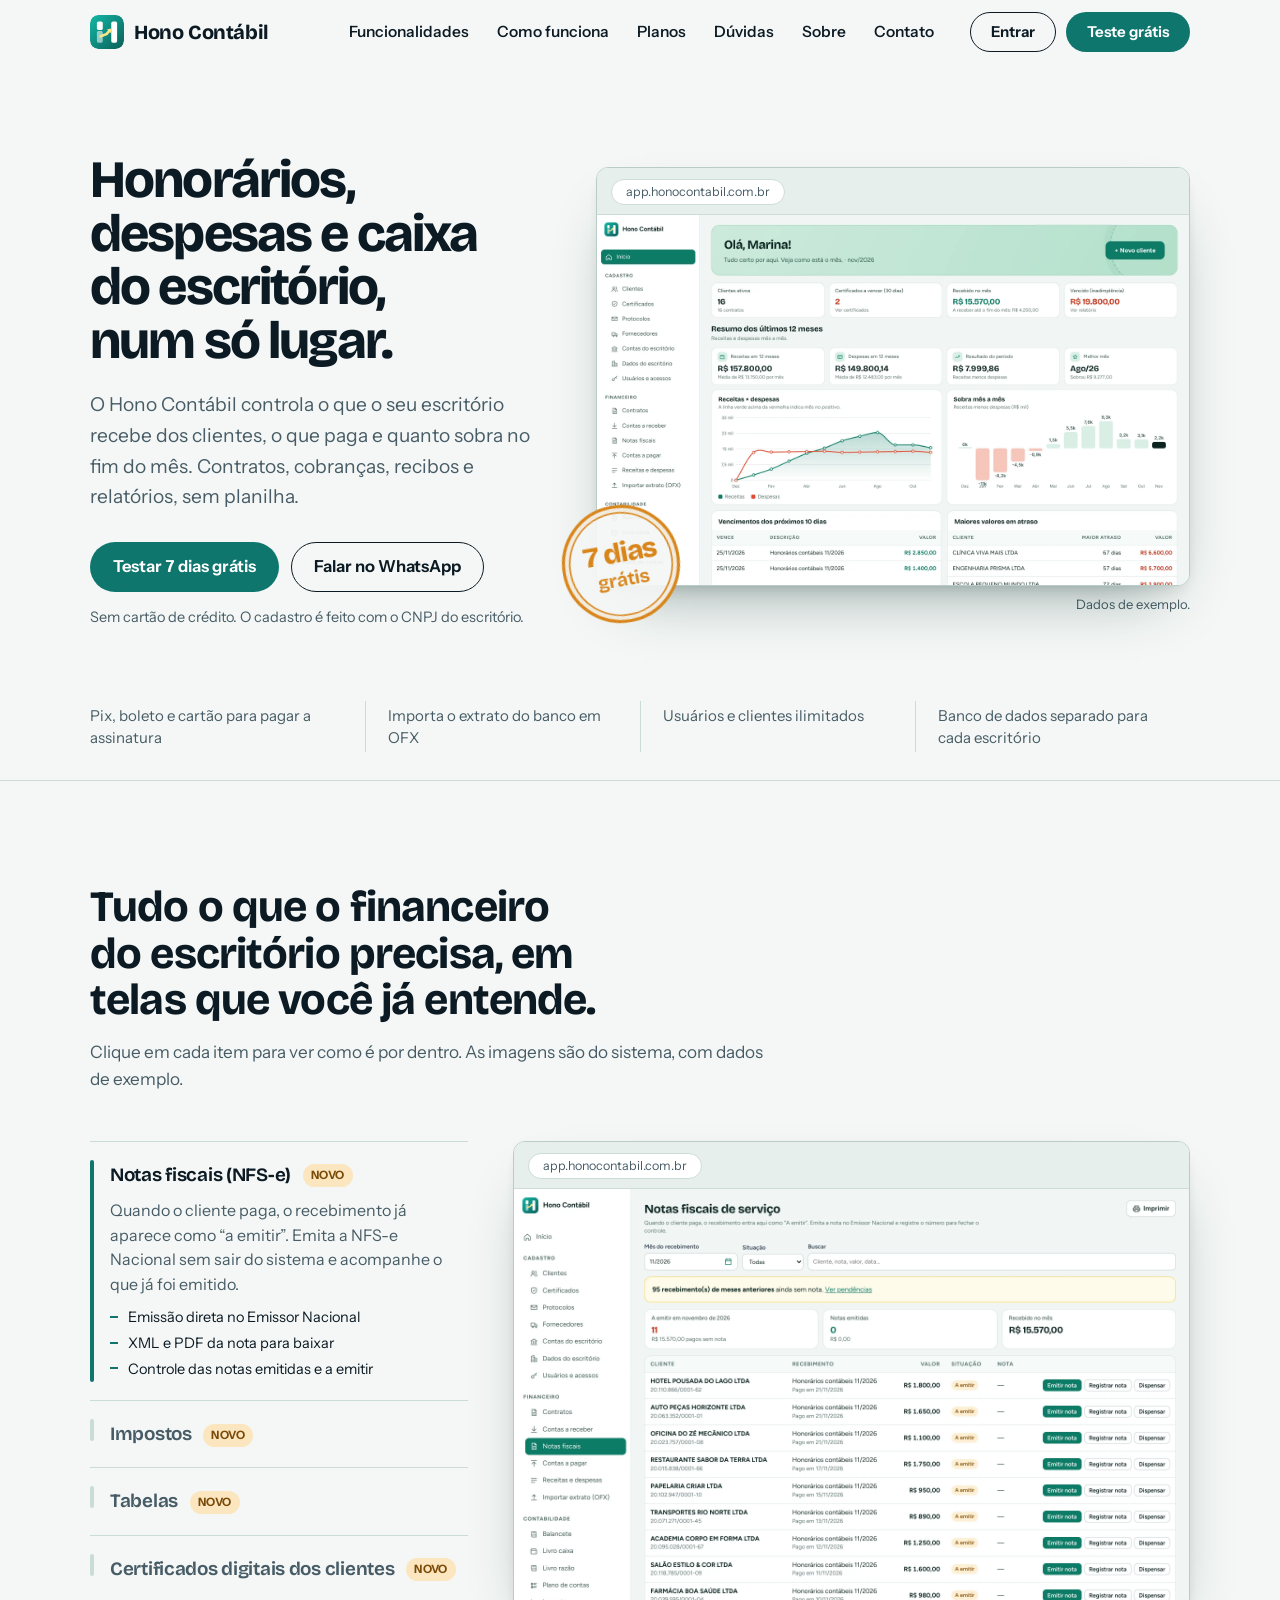
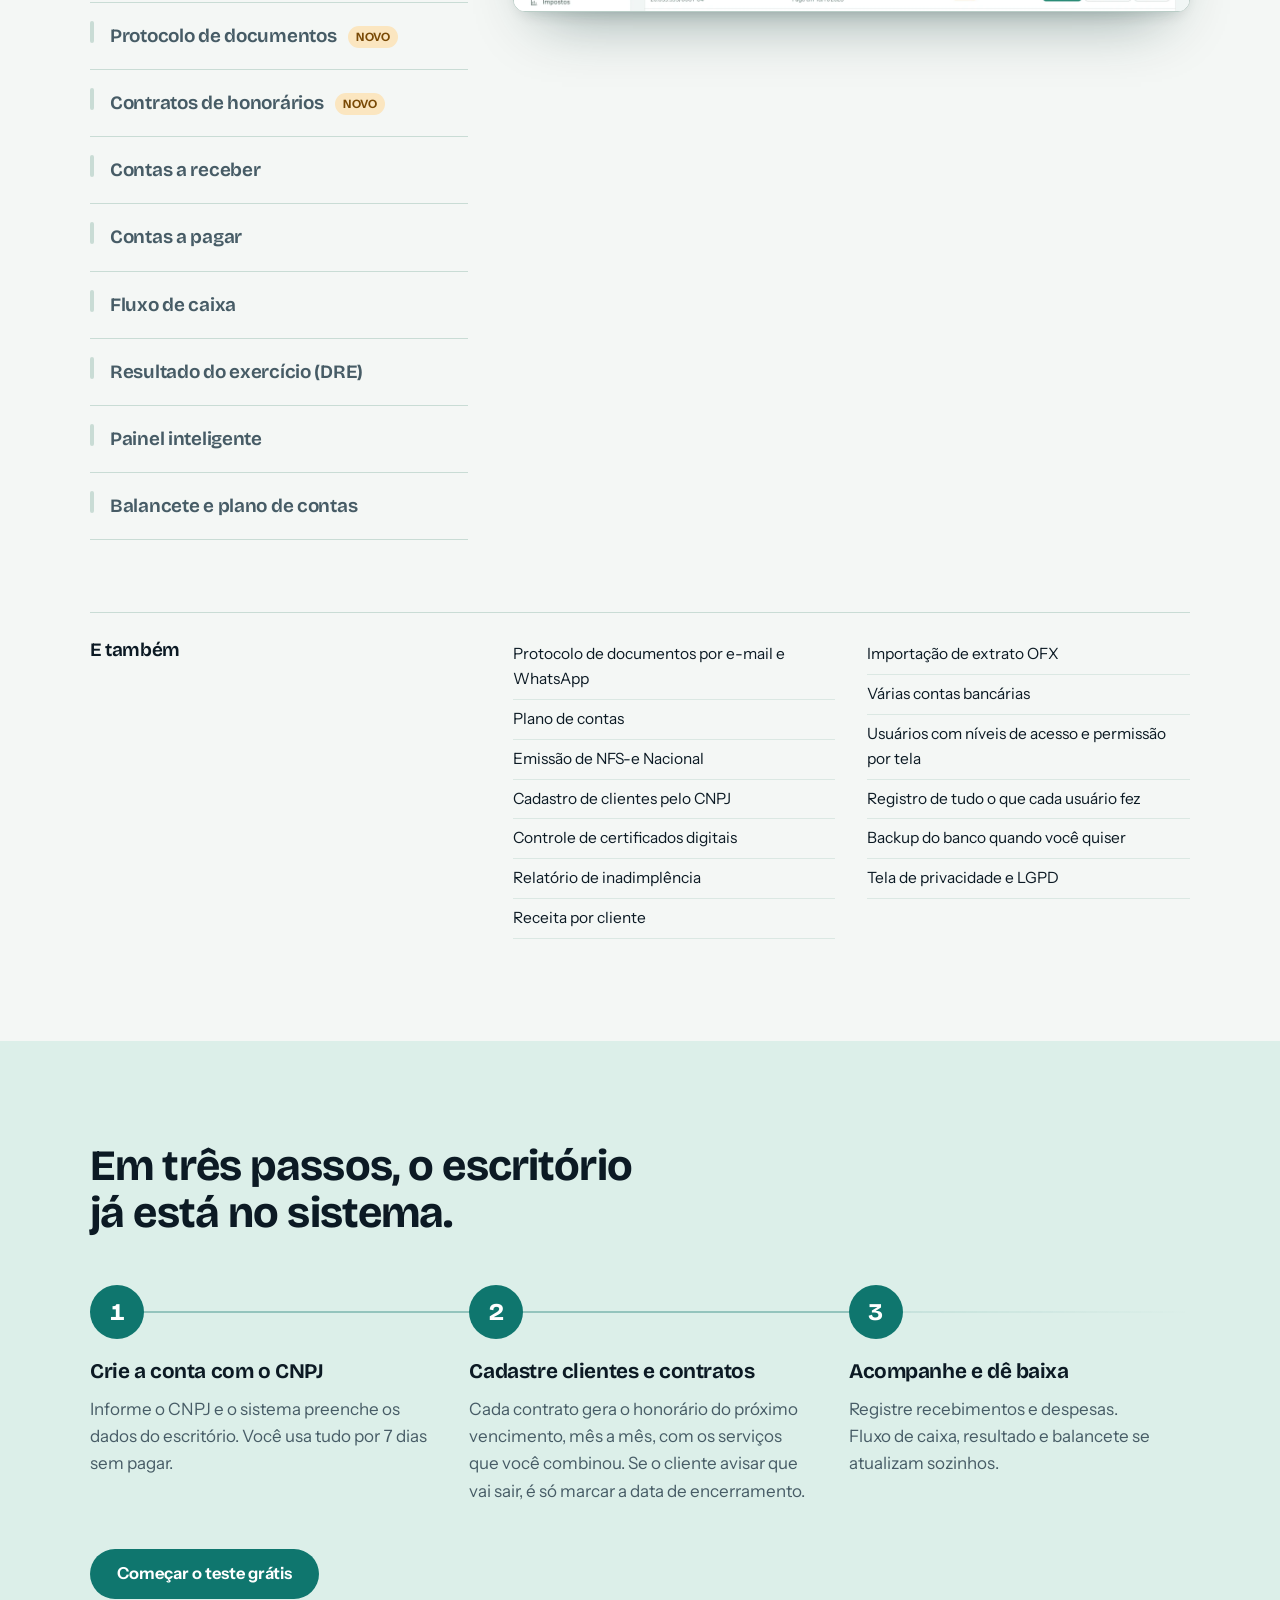
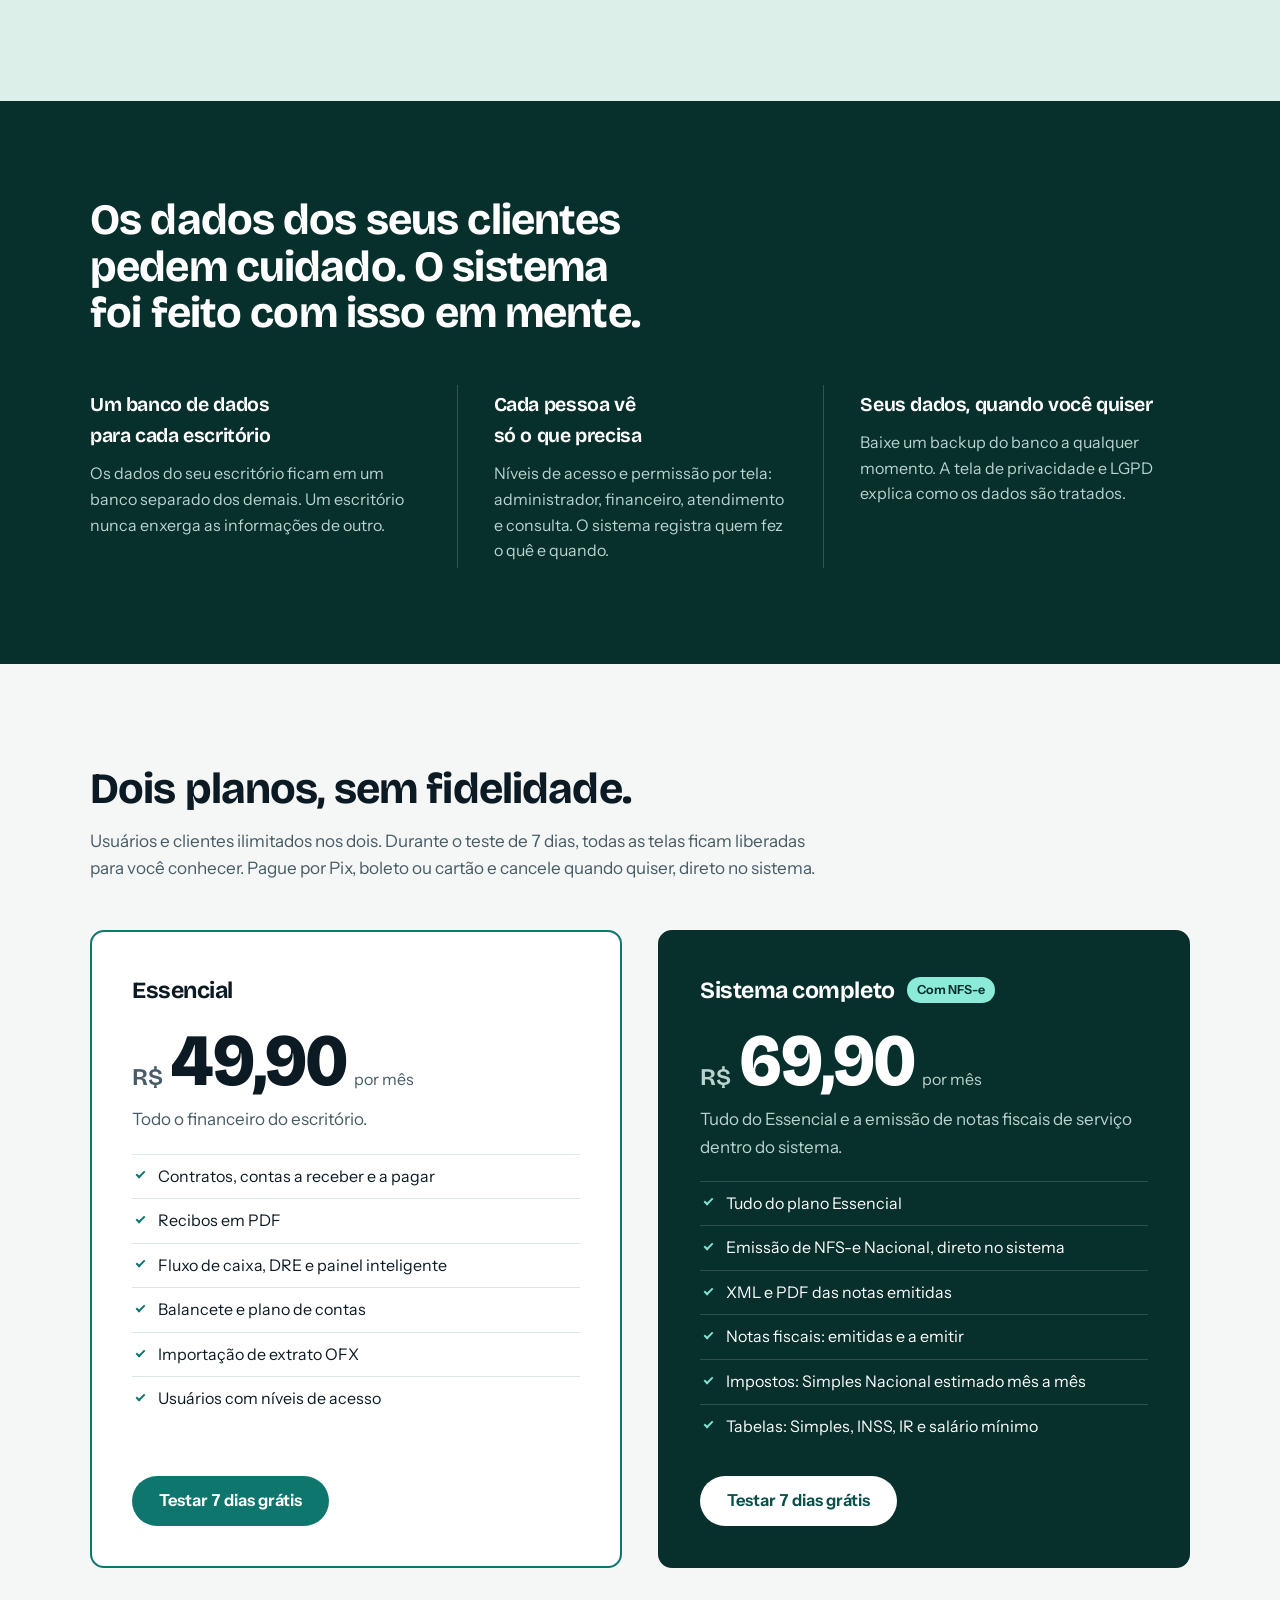
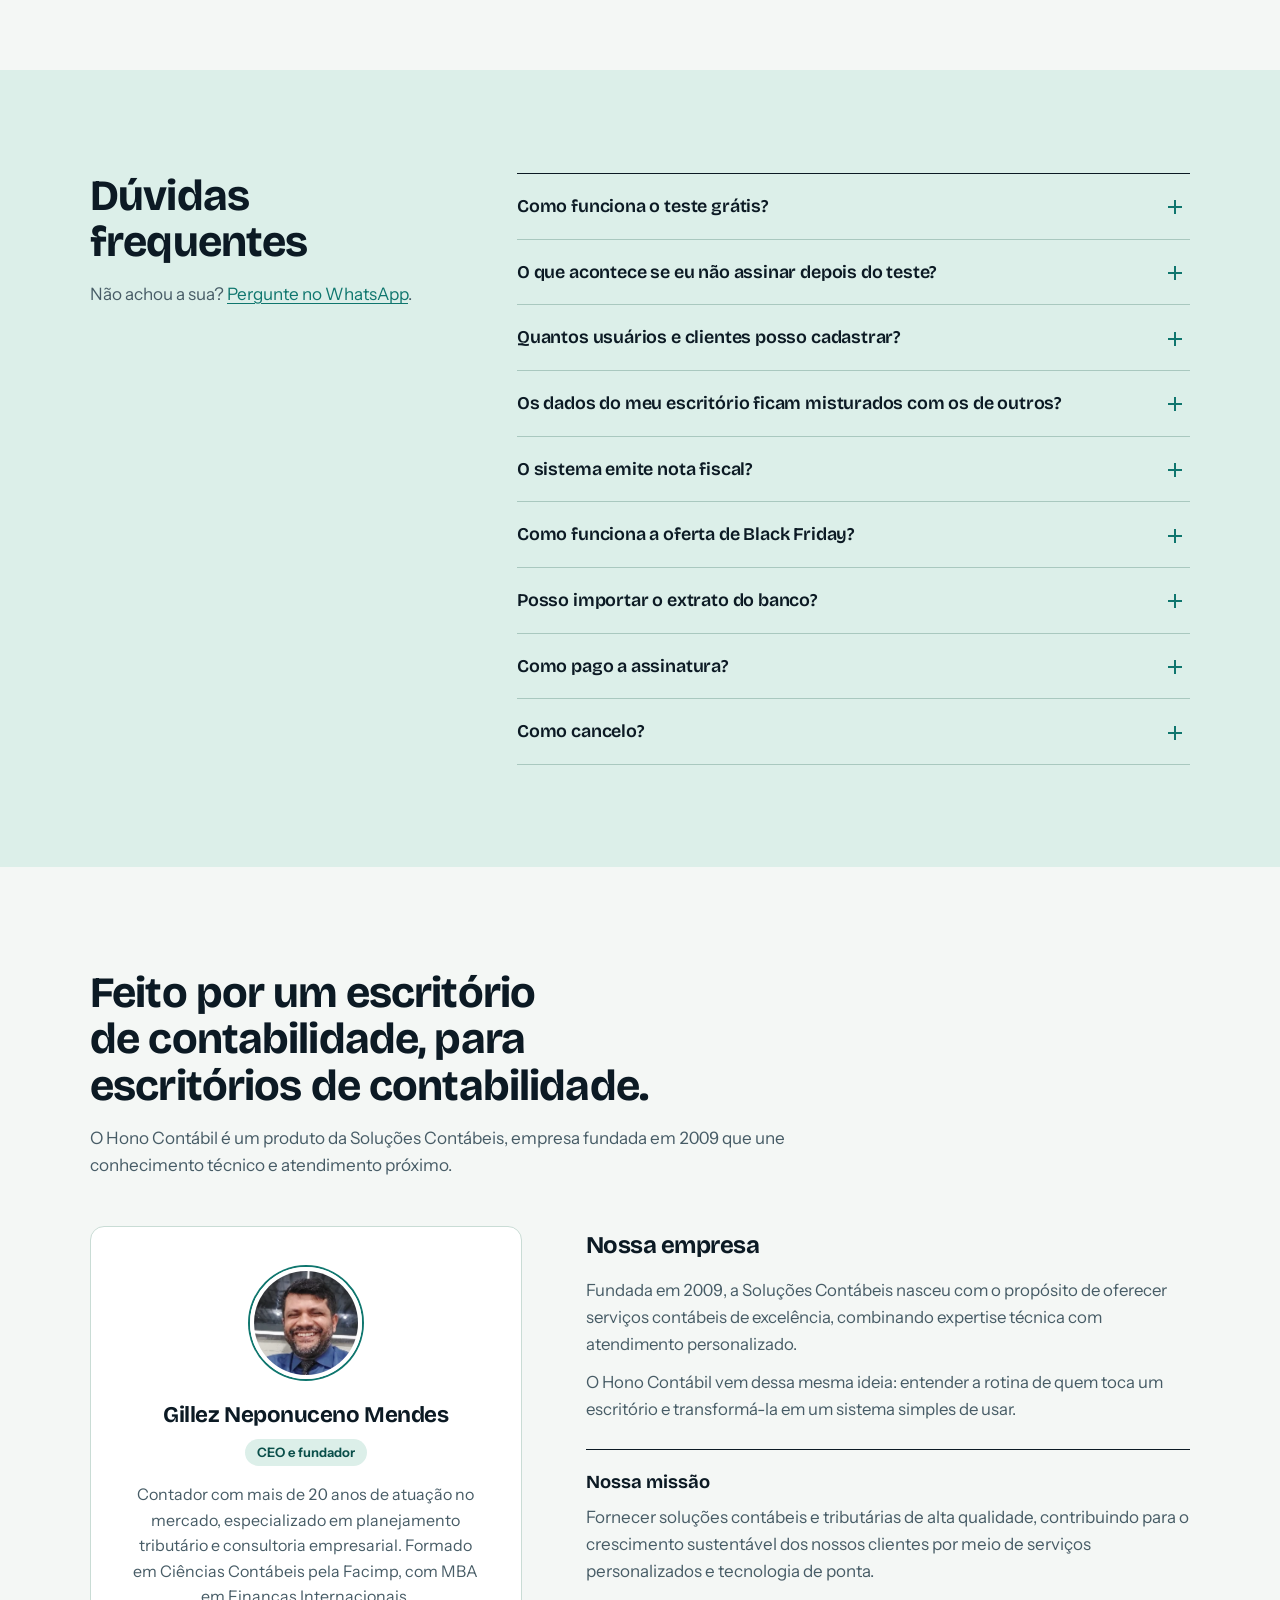
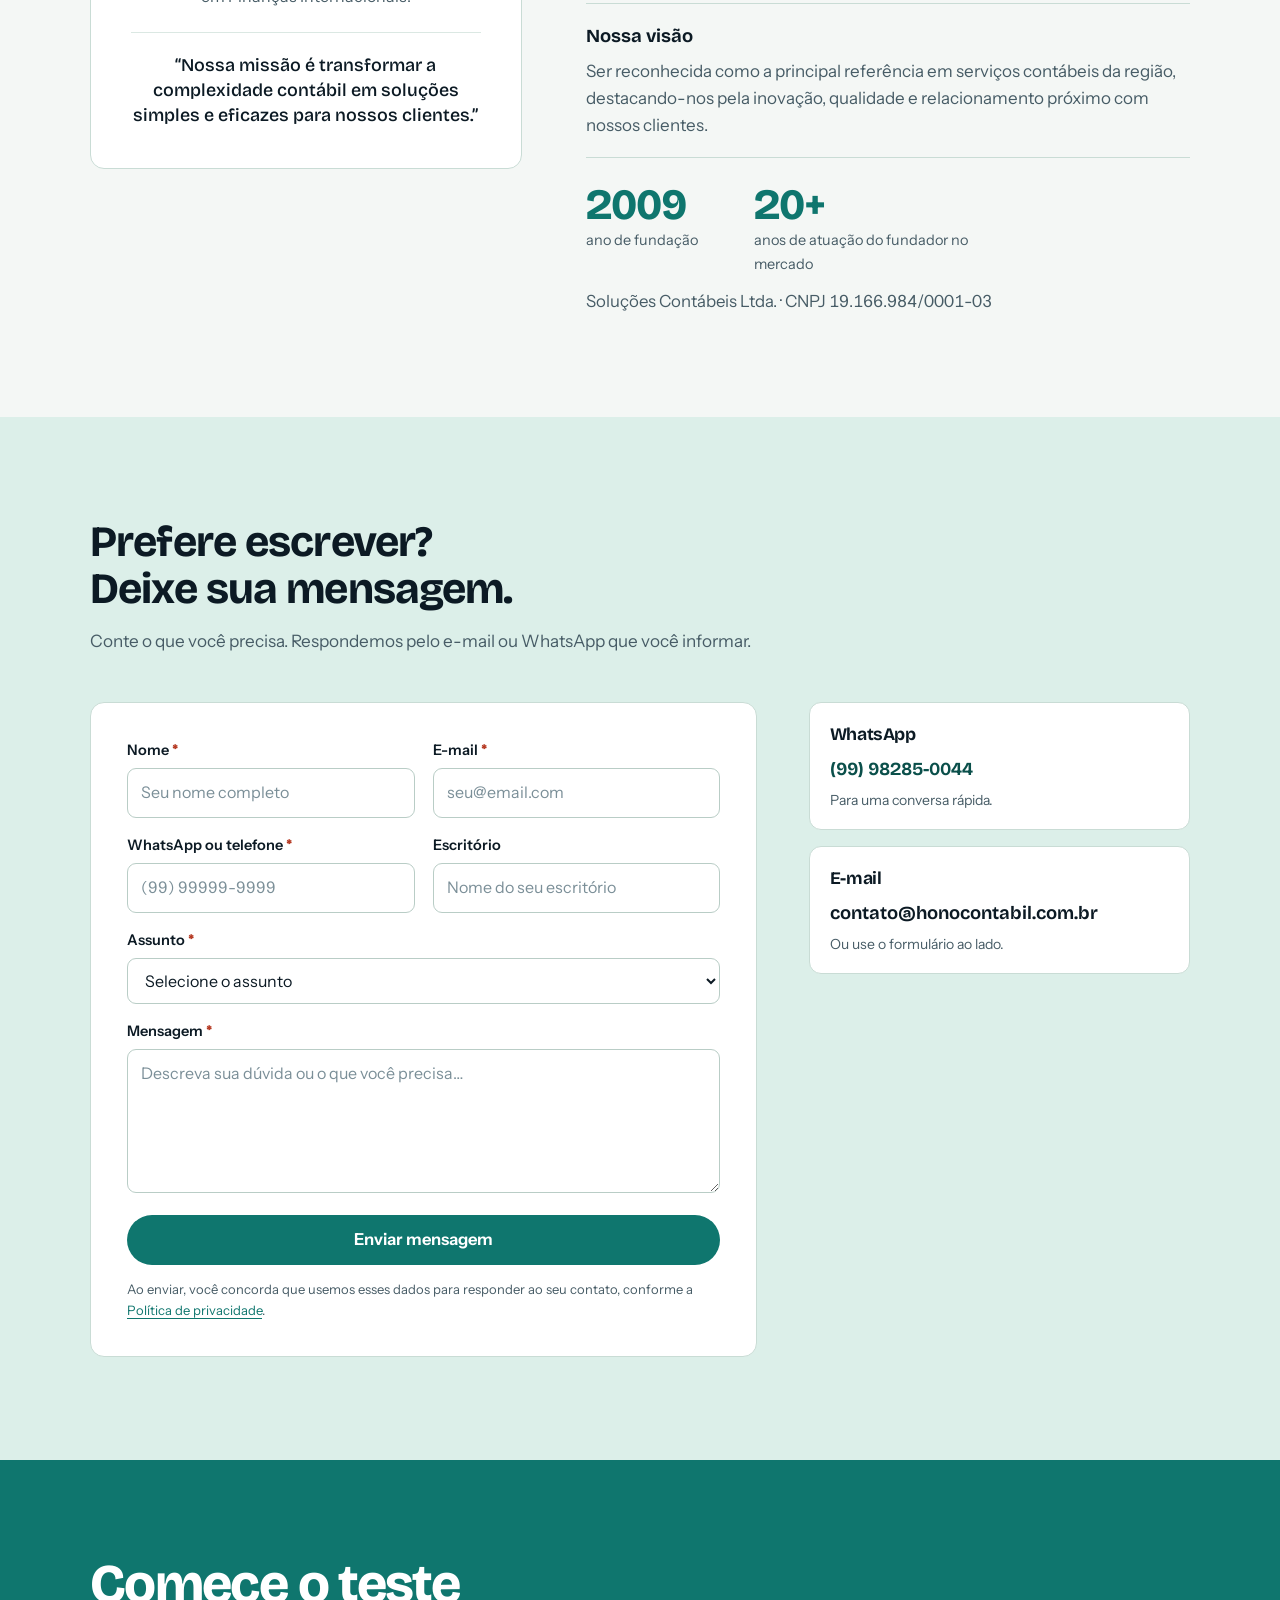
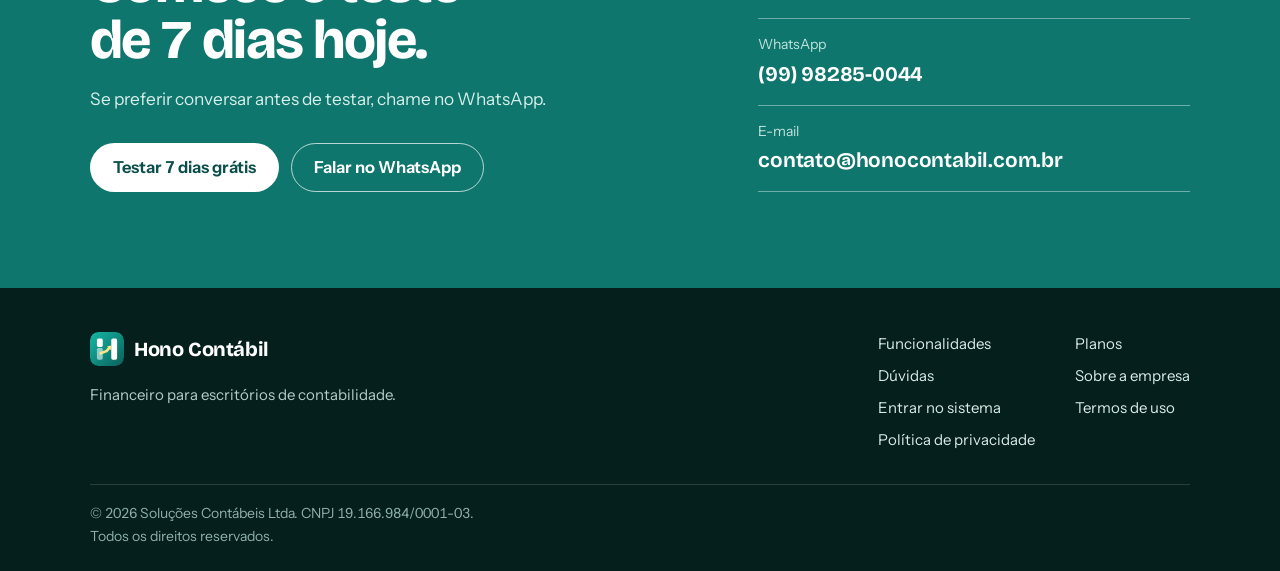
<file: index.html>
<!doctype html>
<html lang="pt-BR">
<head>
<meta charset="utf-8">
<meta name="viewport" content="width=device-width,initial-scale=1">
<title>Hono Contábil | Financeiro para escritórios de contabilidade</title>
<meta name="description" content="Controle os honorários, as despesas e o caixa do seu escritório contábil em um só lugar. Contratos, contas a receber e a pagar, fluxo de caixa, DRE, balancete, emissão de NFS-e e cálculo de impostos. Teste grátis por 7 dias.">
<meta name="theme-color" content="#0f766e">
<link rel="canonical" href="https://honocontabil.com.br/">
<link rel="icon" href="favicon.svg?v=logo2" type="image/svg+xml">
<link rel="icon" href="favicon.ico?v=logo2" sizes="32x32 48x48">
<link rel="apple-touch-icon" href="apple-touch-icon.png">
<meta property="og:type" content="website">
<meta property="og:locale" content="pt_BR">
<meta property="og:site_name" content="Hono Contábil">
<meta property="og:title" content="Hono Contábil | Financeiro para escritórios de contabilidade">
<meta property="og:description" content="Honorários, despesas e caixa do escritório em um só lugar. Teste grátis por 7 dias, sem cartão.">
<meta property="og:url" content="https://honocontabil.com.br/">
<meta property="og:image" content="https://honocontabil.com.br/assets/img/og.png?v=logo2">
<meta name="twitter:card" content="summary_large_image">
<link rel="preconnect" href="https://fonts.googleapis.com">
<link rel="preconnect" href="https://fonts.gstatic.com" crossorigin>
<link href="https://fonts.googleapis.com/css2?family=Bricolage+Grotesque:opsz,wght@12..96,500..800&family=Instrument+Sans:wght@400..700&display=swap" rel="stylesheet">
<link rel="stylesheet" href="assets/css/site.css">
<script type="application/ld+json">
{"@context":"https://schema.org","@type":"SoftwareApplication","name":"Hono Contábil","applicationCategory":"BusinessApplication","operatingSystem":"Web","description":"Sistema financeiro para escritórios de contabilidade: honorários, contas a pagar e a receber, fluxo de caixa, DRE, balancete, emissão de NFS-e e cálculo de impostos.","offers":[{"@type":"Offer","name":"Essencial","price":"49.90","priceCurrency":"BRL"},{"@type":"Offer","name":"Com emissão de NFS-e","price":"69.90","priceCurrency":"BRL"}],"publisher":{"@type":"Organization","name":"Soluções Contábeis Ltda.","taxID":"19.166.984/0001-03"}}
</script>
</head>
<body>
<a class="pular" href="#conteudo">Pular para o conteúdo</a>

<header class="topo" id="topo">
  <div class="topo-in">
    <a class="marca" href="#inicio" aria-label="Hono Contábil, início">
      <img class="marca-ico" src="assets/img/logo-icone.svg" alt="" width="34" height="34">
      <span>Hono Contábil</span>
    </a>
    <nav class="menu" id="menu" aria-label="Principal">
      <a href="#funcionalidades">Funcionalidades</a>
      <a href="#como-funciona">Como funciona</a>
      <a href="#planos">Planos</a>
      <a href="#duvidas">Dúvidas</a>
      <a href="#sobre">Sobre</a>
      <a href="#contato">Contato</a>
      <div class="menu-acoes">
        <a class="btn btn-linha" data-app="/" href="https://app.honocontabil.com.br/" target="_blank" rel="noopener">Entrar</a>
        <a class="btn btn-pri" data-app="/#/cadastro" href="https://app.honocontabil.com.br/#/cadastro">Teste grátis</a>
      </div>
    </nav>
    <button class="burger" id="burger" aria-label="Abrir menu" aria-expanded="false" aria-controls="menu"><span></span><span></span><span></span></button>
  </div>
</header>

<main id="conteudo">

<!-- ================= INÍCIO ================= -->
<section class="hero" id="inicio">
  <div class="hero-in">
    <div class="hero-texto">
      <h1>Honorários, despesas e caixa do escritório, num só lugar.</h1>
      <p class="hero-sub">O Hono Contábil controla o que o seu escritório recebe dos clientes, o que paga e quanto sobra no fim do mês. Contratos, cobranças, recibos e relatórios, sem planilha.</p>
      <div class="hero-acoes">
        <a class="btn btn-pri btn-gg" data-app="/#/cadastro" href="https://app.honocontabil.com.br/#/cadastro">Testar 7 dias grátis</a>
        <a class="btn btn-linha btn-gg" data-wa href="https://wa.me/5599982850044?text=Ol%C3%A1!%20Quero%20conhecer%20o%20Hono%20Cont%C3%A1bil." target="_blank" rel="noopener">Falar no WhatsApp</a>
      </div>
      <p class="hero-nota">Sem cartão de crédito. O cadastro é feito com o CNPJ do escritório.</p>
    </div>

    <figure class="hero-tela" aria-label="Tela inicial do Hono Contábil, com dados de exemplo">
      <div class="janela">
        <div class="janela-barra"><span class="janela-url">app.honocontabil.com.br</span></div>
        <img src="assets/img/inicio.webp?v=logo2" width="2880" height="1800" alt="Painel inicial do Hono Contábil com recebido no mês, despesas, saldo por conta e gráfico de receitas e despesas" fetchpriority="high">
      </div>
      <div class="carimbo" aria-hidden="true"><strong>7 dias</strong><span>grátis</span></div>
      <figcaption class="legenda">Dados de exemplo.</figcaption>
    </figure>
  </div>

  <ul class="fatos">
    <li>Pix, boleto e cartão para pagar a assinatura</li>
    <li>Importa o extrato do banco em OFX</li>
    <li>Usuários e clientes ilimitados</li>
    <li>Banco de dados separado para cada escritório</li>
  </ul>
</section>

<!-- ================= FUNCIONALIDADES ================= -->
<section class="sec" id="funcionalidades">
  <div class="sec-in">
    <header class="sec-cab">
      <h2>Tudo o que o financeiro do escritório precisa, em telas que você já entende.</h2>
      <p>Clique em cada item para ver como é por dentro. As imagens são do sistema, com dados de exemplo.</p>
    </header>

    <div class="expl" id="expl">
      <div class="expl-lista" role="tablist" aria-label="Funcionalidades" aria-orientation="vertical">
        <button class="expl-item on" role="tab" id="t-notas" aria-selected="true" aria-controls="p-receber" data-img="notas">
          <span class="expl-tit">Notas fiscais (NFS-e) <span class="novo">Novo</span></span>
          <span class="expl-corpo"><span class="expl-in"><span class="expl-txt">Quando o cliente paga, o recebimento já aparece como “a emitir”. Emita a NFS-e Nacional sem sair do sistema e acompanhe o que já foi emitido.</span><span class="expl-pontos"><span>Emissão direta no Emissor Nacional</span><span>XML e PDF da nota para baixar</span><span>Controle das notas emitidas e a emitir</span></span></span></span>
          <i class="expl-prog" aria-hidden="true"></i>
        </button>
        <button class="expl-item" role="tab" id="t-impostos" aria-selected="false" aria-controls="p-receber" data-img="impostos" tabindex="-1">
          <span class="expl-tit">Impostos <span class="novo">Novo</span></span>
          <span class="expl-corpo"><span class="expl-in"><span class="expl-txt">Veja quanto de imposto o escritório deve no mês. No Simples Nacional, a alíquota efetiva é calculada pela receita dos últimos 12 meses, a cada recebimento. Há também Lucro Presumido, Fator R e comparação entre regimes.</span><span class="expl-pontos"><span>Imposto estimado (DAS) mês a mês</span><span>Simples, Lucro Presumido, Fator R e comparativo de regimes</span><span>Simulação da reforma tributária e importação do extrato do Simples</span></span></span></span>
          <i class="expl-prog" aria-hidden="true"></i>
        </button>
        <button class="expl-item" role="tab" id="t-tabelas" aria-selected="false" aria-controls="p-receber" data-img="tabelas" tabindex="-1">
          <span class="expl-tit">Tabelas <span class="novo">Novo</span></span>
          <span class="expl-corpo"><span class="expl-in"><span class="expl-txt">Consulta rápida das tabelas que o escritório usa todo dia, sempre com a data da última conferência.</span><span class="expl-pontos"><span>Simples Nacional, INSS e imposto de renda</span><span>Salário-família e salário mínimo, com histórico por vigência</span><span>Salário mínimo conferido automaticamente no Banco Central</span><span>Atualizadas pelo sistema para todos os escritórios</span></span></span></span>
          <i class="expl-prog" aria-hidden="true"></i>
        </button>
        <button class="expl-item" role="tab" id="t-certificados" aria-selected="false" aria-controls="p-receber" data-img="certificados" tabindex="-1">
          <span class="expl-tit">Certificados digitais dos clientes <span class="novo">Novo</span></span>
          <span class="expl-corpo"><span class="expl-in"><span class="expl-txt">Saiba quando o certificado digital de cada cliente vence e avise com antecedência, antes que o cliente fique sem emitir nota ou transmitir obrigações.</span><span class="expl-pontos"><span>Vencimentos dos próximos 12 meses em gráfico</span><span>Aviso ao cliente por WhatsApp, com registro de quem foi avisado</span><span>Guarda só a data de validade, nunca o arquivo do certificado</span></span></span></span>
          <i class="expl-prog" aria-hidden="true"></i>
        </button>
        <button class="expl-item" role="tab" id="t-protocolos" aria-selected="false" aria-controls="p-receber" data-img="protocolos" tabindex="-1">
          <span class="expl-tit">Protocolo de documentos <span class="novo">Novo</span></span>
          <span class="expl-corpo"><span class="expl-in"><span class="expl-txt">Envie guias e documentos ao cliente por e-mail ou WhatsApp, com um link pessoal. O sistema registra quando o cliente abriu, baixou e avisou que pagou.</span><span class="expl-pontos"><span>Arraste os arquivos e o sistema lê tipo, competência, vencimento e valor</span><span>Cliente acessa pelo link, sem precisar de senha</span><span>Registro de envio, abertura e download</span></span></span></span>
          <i class="expl-prog" aria-hidden="true"></i>
        </button>
        <button class="expl-item" role="tab" id="t-contratos" aria-selected="false" aria-controls="p-receber" data-img="contratos" tabindex="-1">
          <span class="expl-tit">Contratos de honorários <span class="novo">Novo</span></span>
          <span class="expl-corpo"><span class="expl-in"><span class="expl-txt">Gere o contrato de prestação de serviços com a lista de serviços do seu escritório. O honorário pode ser um valor fixo, reajustado por índice, ou um percentual do salário mínimo.</span><span class="expl-pontos"><span>Lista de serviços editável</span><span>Honorário em % do salário mínimo, atualizado quando ele muda</span><span>Encerramento com data futura, sem gerar parcelas além dela</span></span></span></span>
          <i class="expl-prog" aria-hidden="true"></i>
        </button>
        <button class="expl-item" role="tab" id="t-receber" aria-selected="false" aria-controls="p-receber" data-img="receber" tabindex="-1">
          <span class="expl-tit">Contas a receber</span>
          <span class="expl-corpo"><span class="expl-in"><span class="expl-txt">Veja quem pagou, quem vai pagar e quem está atrasado. O honorário de cada mês é gerado pelo contrato, um de cada vez, e você dá baixa com um clique.</span><span class="expl-pontos"><span>Atrasos destacados, com os dias de atraso</span><span>Recibo em PDF ao receber</span><span>Honorário de 13º e vencimento por contrato</span><span>Plano de contas em cada lançamento</span></span></span></span>
          <i class="expl-prog" aria-hidden="true"></i>
        </button>
        <button class="expl-item" role="tab" id="t-pagar" aria-selected="false" aria-controls="p-receber" data-img="pagar" tabindex="-1">
          <span class="expl-tit">Contas a pagar</span>
          <span class="expl-corpo"><span class="expl-in"><span class="expl-txt">Aluguel, folha, impostos e demais despesas, fixas ou variáveis. Ao pagar depois do vencimento, o sistema calcula multa e juros.</span><span class="expl-pontos"><span>Cadastro de fornecedores</span><span>Despesas que se repetem por vários meses</span><span>Plano de contas em cada despesa</span><span>Filtro por conta, fornecedor e período</span></span></span></span>
          <i class="expl-prog" aria-hidden="true"></i>
        </button>
        <button class="expl-item" role="tab" id="t-fluxo" aria-selected="false" aria-controls="p-receber" data-img="fluxo" tabindex="-1">
          <span class="expl-tit">Fluxo de caixa</span>
          <span class="expl-corpo"><span class="expl-in"><span class="expl-txt">Entradas e saídas realizadas e previstas, mês a mês, com o saldo projetado. Dá para saber hoje como estará o caixa daqui a seis meses.</span><span class="expl-pontos"><span>Saldo projetado por mês, em tabela e gráfico</span><span>Filtro por conta bancária</span><span>Exporta em CSV e imprime</span></span></span></span>
          <i class="expl-prog" aria-hidden="true"></i>
        </button>
        <button class="expl-item" role="tab" id="t-dre" aria-selected="false" aria-controls="p-receber" data-img="dre" tabindex="-1">
          <span class="expl-tit">Resultado do exercício (DRE)</span>
          <span class="expl-corpo"><span class="expl-in"><span class="expl-txt">Receitas, despesas e resultado por conta do plano de contas, mês a mês, com a margem do período. Em base caixa ou por competência.</span><span class="expl-pontos"><span>Plano de contas do escritório já pronto</span><span>Comparativos entre períodos</span><span>Exporta em CSV e imprime</span></span></span></span>
          <i class="expl-prog" aria-hidden="true"></i>
        </button>
        <button class="expl-item" role="tab" id="t-bi" aria-selected="false" aria-controls="p-receber" data-img="bi" tabindex="-1">
          <span class="expl-tit">Painel inteligente</span>
          <span class="expl-corpo"><span class="expl-in"><span class="expl-txt">Uma nota de saúde financeira de 0 a 100, com a explicação de cada ponto, e alertas automáticos como saldo projetado negativo.</span><span class="expl-pontos"><span>Inadimplência, margem e concentração de clientes</span><span>Calculado dentro do sistema, sem enviar seus dados para fora</span></span></span></span>
          <i class="expl-prog" aria-hidden="true"></i>
        </button>
        <button class="expl-item" role="tab" id="t-balancete" aria-selected="false" aria-controls="p-receber" data-img="balancete" tabindex="-1">
          <span class="expl-tit">Balancete e plano de contas</span>
          <span class="expl-corpo"><span class="expl-in"><span class="expl-txt">O balancete é montado sozinho a partir dos lançamentos do financeiro, com a conferência de que débitos e créditos fecham.</span><span class="expl-pontos"><span>Plano de contas já configurado</span><span>Visão sintética ou analítica</span><span>Exporta em CSV e imprime</span></span></span></span>
          <i class="expl-prog" aria-hidden="true"></i>
        </button>
      </div>

      <div class="expl-tela" id="p-receber" role="tabpanel" aria-live="polite">
        <div class="janela">
          <div class="janela-barra"><span class="janela-url">app.honocontabil.com.br</span></div>
          <div class="expl-imgs">
            <img class="on" data-k="notas" src="assets/img/notas.webp?v=logo2" width="2880" height="1800" alt="Tela de notas fiscais de serviço, com notas emitidas e recebimentos a emitir" loading="lazy">
            <img data-k="impostos" src="assets/img/impostos.webp?v=logo2" width="2880" height="1800" alt="Tela de impostos, com a alíquota efetiva e o imposto estimado do Simples Nacional no mês" loading="lazy">
            <img data-k="tabelas" src="assets/img/tabelas.webp?v=logo2" width="2880" height="1800" alt="Tela de tabelas do Simples Nacional, INSS, imposto de renda e salário mínimo" loading="lazy">
            <img data-k="certificados" src="assets/img/certificados.webp?v=nov23" width="2880" height="1800" alt="Tela de certificados digitais dos clientes, com vencimentos nos próximos 12 meses e aviso ao cliente" loading="lazy">
            <img data-k="protocolos" src="assets/img/protocolos.webp?v=nov23" width="2880" height="1800" alt="Tela de protocolo de documentos, com o envio de guias ao cliente e o registro de abertura" loading="lazy">
            <img data-k="contratos" src="assets/img/contratos.webp?v=logo2" width="2880" height="1800" alt="Tela de contratos de honorários, com valor mensal, vencimento e percentual do salário mínimo" loading="lazy">
            <img data-k="receber" src="assets/img/receber.webp?v=logo2" width="2880" height="1800" alt="Tela de contas a receber, com vencidos e a vencer, e botões para receber, editar e cancelar" loading="lazy">
            <img data-k="pagar" src="assets/img/pagar.webp?v=logo2" width="2880" height="1800" alt="Tela de contas a pagar, com despesas em aberto, vencimentos e plano de contas" loading="lazy">
            <img data-k="fluxo" src="assets/img/fluxo.webp?v=logo2" width="2880" height="1800" alt="Tela de fluxo de caixa, com entradas, saídas e saldo projetado por mês" loading="lazy">
            <img data-k="dre" src="assets/img/dre.webp?v=logo2" width="2880" height="1800" alt="Tela de resultado do exercício, com receitas e despesas por conta do plano de contas" loading="lazy">
            <img data-k="bi" src="assets/img/bi.webp?v=logo2" width="2880" height="1800" alt="Painel inteligente, com a nota de saúde financeira e os indicadores do mês" loading="lazy">
            <img data-k="balancete" src="assets/img/balancete.webp?v=logo2" width="2880" height="1800" alt="Balancete de verificação com a conferência de débitos e créditos" loading="lazy">
          </div>
        </div>
      </div>
    </div>

    <div class="tambem">
      <h3>E também</h3>
      <ul>
        <li>Protocolo de documentos por e-mail e WhatsApp</li>
        <li>Plano de contas</li>
        <li>Emissão de NFS-e Nacional</li>
        <li>Cadastro de clientes pelo CNPJ</li>
        <li>Controle de certificados digitais</li>
        <li>Relatório de inadimplência</li>
        <li>Receita por cliente</li>
        <li>Importação de extrato OFX</li>
        <li>Várias contas bancárias</li>
        <li>Usuários com níveis de acesso e permissão por tela</li>
        <li>Registro de tudo o que cada usuário fez</li>
        <li>Backup do banco quando você quiser</li>
        <li>Tela de privacidade e LGPD</li>
      </ul>
    </div>
  </div>
</section>

<!-- ================= COMO FUNCIONA ================= -->
<section class="sec sec-menta" id="como-funciona">
  <div class="sec-in">
    <header class="sec-cab">
      <h2>Em três passos, o escritório já está no sistema.</h2>
    </header>
    <ol class="passos">
      <li>
        <span class="passo-n" aria-hidden="true">1</span>
        <h3>Crie a conta com o CNPJ</h3>
        <p>Informe o CNPJ e o sistema preenche os dados do escritório. Você usa tudo por 7 dias sem pagar.</p>
      </li>
      <li>
        <span class="passo-n" aria-hidden="true">2</span>
        <h3>Cadastre clientes e contratos</h3>
        <p>Cada contrato gera o honorário do próximo vencimento, mês a mês, com os serviços que você combinou. Se o cliente avisar que vai sair, é só marcar a data de encerramento.</p>
      </li>
      <li>
        <span class="passo-n" aria-hidden="true">3</span>
        <h3>Acompanhe e dê baixa</h3>
        <p>Registre recebimentos e despesas. Fluxo de caixa, resultado e balancete se atualizam sozinhos.</p>
      </li>
    </ol>
    <div class="sec-acao">
      <a class="btn btn-pri btn-gg" data-app="/#/cadastro" href="https://app.honocontabil.com.br/#/cadastro">Começar o teste grátis</a>
    </div>
  </div>
</section>

<!-- ================= SEGURANÇA ================= -->
<section class="escuro" id="seguranca">
  <div class="sec-in">
    <header class="sec-cab">
      <h2>Os dados dos seus clientes pedem cuidado. O sistema foi feito com isso em mente.</h2>
    </header>
    <div class="colunas">
      <div>
        <h3>Um banco de dados para cada escritório</h3>
        <p>Os dados do seu escritório ficam em um banco separado dos demais. Um escritório nunca enxerga as informações de outro.</p>
      </div>
      <div>
        <h3>Cada pessoa vê só o que precisa</h3>
        <p>Níveis de acesso e permissão por tela: administrador, financeiro, atendimento e consulta. O sistema registra quem fez o quê e quando.</p>
      </div>
      <div>
        <h3>Seus dados, quando você quiser</h3>
        <p>Baixe um backup do banco a qualquer momento. A tela de privacidade e LGPD explica como os dados são tratados.</p>
      </div>
    </div>
  </div>
</section>

<!-- ================= PLANOS ================= -->
<section class="sec" id="planos">
  <div class="sec-in">
    <header class="sec-cab">
      <h2>Dois planos, sem fidelidade.</h2>
      <p>Usuários e clientes ilimitados nos dois. Durante o teste de 7 dias, todas as telas ficam liberadas para você conhecer. Pague por Pix, boleto ou cartão e cancele quando quiser, direto no sistema.</p>
    </header>

    <div class="planos">
      <article class="plano plano-a">
        <h3>Essencial</h3>
        <p class="preco"><span class="preco-rs">R$</span><span class="preco-v">49,90</span><span class="preco-mes">por mês</span></p>
        <p class="plano-desc">Todo o financeiro do escritório.</p>
        <ul class="plano-lista">
          <li>Contratos, contas a receber e a pagar</li>
          <li>Recibos em PDF</li>
          <li>Fluxo de caixa, DRE e painel inteligente</li>
          <li>Balancete e plano de contas</li>
          <li>Importação de extrato OFX</li>
          <li>Usuários com níveis de acesso</li>
        </ul>
        <a class="btn btn-pri btn-gg" data-app="/#/cadastro" href="https://app.honocontabil.com.br/#/cadastro">Testar 7 dias grátis</a>
      </article>

      <article class="plano plano-b">
        <p class="faixa-bf">Black Friday: 3 meses por R$ 49,90 · válido até 30/11</p>
        <h3>Sistema completo <span class="selo selo-ok">Com NFS-e</span></h3>
        <p class="preco"><span class="preco-rs">R$</span><span class="preco-v">69,90</span><span class="preco-mes">por mês</span></p>
        <p class="plano-desc">Tudo do Essencial e a emissão de notas fiscais de serviço dentro do sistema.</p>
        <ul class="plano-lista">
          <li>Tudo do plano Essencial</li>
          <li>Emissão de NFS-e Nacional, direto no sistema</li>
          <li>XML e PDF das notas emitidas</li>
          <li>Notas fiscais: emitidas e a emitir</li>
          <li>Impostos: Simples Nacional estimado mês a mês</li>
          <li>Tabelas: Simples, INSS, IR e salário mínimo</li>
        </ul>
        <a class="btn btn-claro btn-gg" data-app="/#/cadastro" href="https://app.honocontabil.com.br/#/cadastro">Testar 7 dias grátis</a>
      </article>
    </div>
  </div>
</section>

<!-- ================= DÚVIDAS ================= -->
<section class="sec sec-menta" id="duvidas">
  <div class="sec-in duvidas">
    <header class="sec-cab">
      <h2>Dúvidas frequentes</h2>
      <p>Não achou a sua? <a data-wa href="https://wa.me/5599982850044?text=Ol%C3%A1!%20Tenho%20uma%20d%C3%BAvida%20sobre%20o%20Hono%20Cont%C3%A1bil." target="_blank" rel="noopener">Pergunte no WhatsApp</a>.</p>
    </header>
    <div class="faq">
      <details><summary>Como funciona o teste grátis?</summary><p>Você cria a conta com o CNPJ do escritório e usa o sistema completo por 7 dias. Não pedimos cartão de crédito. Para continuar depois, é só assinar um dos planos. Durante o teste, todas as telas ficam liberadas.</p></details>
      <details><summary>O que acontece se eu não assinar depois do teste?</summary><p>O acesso passa a ser somente consulta por alguns dias e depois é bloqueado. Seus dados não são apagados automaticamente, e você volta a usar quando assinar.</p></details>
      <details><summary>Quantos usuários e clientes posso cadastrar?</summary><p>Quantos precisar. Não há limite de usuários nem de clientes em nenhum dos planos.</p></details>
      <details><summary>Os dados do meu escritório ficam misturados com os de outros?</summary><p>Não. Cada escritório tem o seu próprio banco de dados, separado dos demais.</p></details>
      <details><summary>O sistema emite nota fiscal?</summary><p>Sim. O plano completo emite a NFS-e Nacional direto no sistema, com XML e PDF da nota. Para emitir, o escritório precisa estar em um município que use a NFS-e Nacional e ter o certificado digital A1. No plano Essencial você continua controlando as notas emitidas por fora.</p></details>
      <details><summary>Como funciona a oferta de Black Friday?</summary><p>Quem assinar o sistema completo até 30/11 paga R$ 49,90 por mês nos 3 primeiros meses. Depois disso, o valor passa para R$ 69,90 por mês, automaticamente. A oferta vale uma vez por escritório e não tem fidelidade: você pode cancelar quando quiser.</p></details>
      <details><summary>Posso importar o extrato do banco?</summary><p>Sim. O sistema importa arquivos OFX, que a maioria dos bancos oferece no internet banking.</p></details>
      <details><summary>Como pago a assinatura?</summary><p>Por Pix, boleto ou cartão de crédito, em uma página de pagamento segura do Asaas. Quando o pagamento é confirmado, o sistema libera o acesso sozinho.</p></details>
      <details><summary>Como cancelo?</summary><p>Na tela Assinatura do sistema, em Cancelar assinatura. Seu acesso continua até o fim do período já pago.</p></details>
    </div>
  </div>
</section>

<!-- ================= SOBRE ================= -->
<section class="sec" id="sobre">
  <div class="sec-in">
    <header class="sec-cab">
      <h2>Feito por um escritório de contabilidade, para escritórios de contabilidade.</h2>
      <p>O Hono Contábil é um produto da Soluções Contábeis, empresa fundada em 2009 que une conhecimento técnico e atendimento próximo.</p>
    </header>
    <div class="sobre">
      <article class="sobre-card">
        <img class="sobre-foto" src="assets/img/fundador.webp" width="122" height="122" alt="Gillez Neponuceno Mendes, fundador da Soluções Contábeis" loading="lazy">
        <h3>Gillez Neponuceno Mendes</h3>
        <p class="sobre-cargo">CEO e fundador</p>
        <p class="sobre-bio">Contador com mais de 20 anos de atuação no mercado, especializado em planejamento tributário e consultoria empresarial. Formado em Ciências Contábeis pela Facimp, com MBA em Finanças Internacionais.</p>
        <blockquote class="sobre-cita">“Nossa missão é transformar a complexidade contábil em soluções simples e eficazes para nossos clientes.”</blockquote>
      </article>
      <div class="sobre-texto">
        <h3>Nossa empresa</h3>
        <p>Fundada em 2009, a Soluções Contábeis nasceu com o propósito de oferecer serviços contábeis de excelência, combinando expertise técnica com atendimento personalizado.</p>
        <p>O Hono Contábil vem dessa mesma ideia: entender a rotina de quem toca um escritório e transformá-la em um sistema simples de usar.</p>
        <dl class="sobre-mv">
          <div>
            <dt>Nossa missão</dt>
            <dd>Fornecer soluções contábeis e tributárias de alta qualidade, contribuindo para o crescimento sustentável dos nossos clientes por meio de serviços personalizados e tecnologia de ponta.</dd>
          </div>
          <div>
            <dt>Nossa visão</dt>
            <dd>Ser reconhecida como a principal referência em serviços contábeis da região, destacando-nos pela inovação, qualidade e relacionamento próximo com nossos clientes.</dd>
          </div>
        </dl>
        <ul class="sobre-nums" aria-label="A empresa em números">
          <li><strong>2009</strong><span>ano de fundação</span></li>
          <li><strong>20+</strong><span>anos de atuação do fundador no mercado</span></li>
        </ul>
        <p class="sobre-legal">Soluções Contábeis Ltda. · CNPJ 19.166.984/0001-03</p>
      </div>
    </div>
  </div>
</section>

<!-- ================= MENSAGEM ================= -->
<section class="sec sec-menta" id="mensagem">
  <div class="sec-in">
    <header class="sec-cab">
      <h2>Prefere escrever? Deixe sua mensagem.</h2>
      <p>Conte o que você precisa. Respondemos pelo e-mail ou WhatsApp que você informar.</p>
    </header>
    <div class="msg">
      <form class="msg-form" id="form-contato" novalidate>
        <div class="msg-grade">
          <label class="msg-campo"><span>Nome <b aria-hidden="true">*</b></span><input name="nome" type="text" autocomplete="name" maxlength="120" placeholder="Seu nome completo" required></label>
          <label class="msg-campo"><span>E-mail <b aria-hidden="true">*</b></span><input name="email" type="email" autocomplete="email" maxlength="160" placeholder="seu@email.com" required></label>
          <label class="msg-campo"><span>WhatsApp ou telefone <b aria-hidden="true">*</b></span><input name="telefone" type="tel" autocomplete="tel" maxlength="30" placeholder="(99) 99999-9999" required></label>
          <label class="msg-campo"><span>Escritório</span><input name="escritorio" type="text" autocomplete="organization" maxlength="120" placeholder="Nome do seu escritório"></label>
          <label class="msg-campo msg-larga"><span>Assunto <b aria-hidden="true">*</b></span>
            <select name="assunto" required>
              <option value="">Selecione o assunto</option>
              <option>Quero testar o sistema</option>
              <option>Dúvida sobre os planos</option>
              <option>Dúvida sobre nota fiscal (NFS-e)</option>
              <option>Suporte</option>
              <option>Outro assunto</option>
            </select>
          </label>
          <label class="msg-campo msg-larga"><span>Mensagem <b aria-hidden="true">*</b></span><textarea name="mensagem" rows="5" maxlength="2000" placeholder="Descreva sua dúvida ou o que você precisa…" required></textarea></label>
          <label class="msg-isca" aria-hidden="true">Não preencha este campo<input name="site_url" type="text" tabindex="-1" autocomplete="off"></label>
        </div>
        <button class="btn btn-pri btn-gg msg-enviar" type="submit">Enviar mensagem</button>
        <p class="msg-estado" id="form-estado" role="status" aria-live="polite"></p>
        <p class="msg-lgpd">Ao enviar, você concorda que usemos esses dados para responder ao seu contato, conforme a <a data-app="/privacidade.html" href="https://app.honocontabil.com.br/privacidade.html" target="_blank" rel="noopener">Política de privacidade</a>.</p>
      </form>
      <aside class="msg-lado" aria-label="Outros canais">
        <div class="msg-cartao">
          <h3>WhatsApp</h3>
          <p><a data-wa href="https://wa.me/5599982850044?text=Ol%C3%A1!%20Quero%20conhecer%20o%20Hono%20Cont%C3%A1bil." target="_blank" rel="noopener">(99) 98285-0044</a></p>
          <small>Para uma conversa rápida.</small>
        </div>
        <div class="msg-cartao">
          <h3>E-mail</h3>
          <p data-email-txt>contato@honocontabil.com.br</p>
          <small>Ou use o formulário ao lado.</small>
        </div>
      </aside>
    </div>
  </div>
</section>

<!-- ================= CONTATO ================= -->
<section class="fecho" id="contato">
  <div class="sec-in fecho-in">
    <div class="fecho-texto">
      <h2>Comece o teste de 7 dias hoje.</h2>
      <p>Se preferir conversar antes de testar, chame no WhatsApp.</p>
      <div class="hero-acoes">
        <a class="btn btn-claro btn-gg" data-app="/#/cadastro" href="https://app.honocontabil.com.br/#/cadastro">Testar 7 dias grátis</a>
        <a class="btn btn-borda btn-gg" data-wa href="https://wa.me/5599982850044?text=Ol%C3%A1!%20Quero%20conhecer%20o%20Hono%20Cont%C3%A1bil." target="_blank" rel="noopener">Falar no WhatsApp</a>
      </div>
    </div>
    <ul class="contatos">
      <li><span class="contato-rot">WhatsApp</span><a data-wa href="https://wa.me/5599982850044?text=Ol%C3%A1!%20Quero%20conhecer%20o%20Hono%20Cont%C3%A1bil." target="_blank" rel="noopener">(99) 98285-0044</a></li>
      <li><span class="contato-rot">E-mail</span><a data-email href="#mensagem">contato@honocontabil.com.br</a></li>
      <li class="redes" id="redes" hidden>
        <span class="contato-rot">Redes sociais</span>
        <span class="redes-lista">
          <a data-rede="instagram" href="#" target="_blank" rel="noopener" hidden>Instagram</a>
          <a data-rede="facebook" href="#" target="_blank" rel="noopener" hidden>Facebook</a>
          <a data-rede="linkedin" href="#" target="_blank" rel="noopener" hidden>LinkedIn</a>
          <a data-rede="youtube" href="#" target="_blank" rel="noopener" hidden>YouTube</a>
        </span>
      </li>
    </ul>
  </div>
</section>

</main>

<footer class="rodape">
  <div class="rodape-in">
    <div class="rodape-marca">
      <a class="marca marca-clara" href="#inicio" aria-label="Hono Contábil, início">
        <img class="marca-ico" src="assets/img/logo-icone.svg" alt="" width="34" height="34">
        <span>Hono Contábil</span>
      </a>
      <p>Financeiro para escritórios de contabilidade.</p>
    </div>
    <nav class="rodape-links" aria-label="Rodapé">
      <a href="#funcionalidades">Funcionalidades</a>
      <a href="#planos">Planos</a>
      <a href="#duvidas">Dúvidas</a>
      <a href="#sobre">Sobre a empresa</a>
      <a data-app="/" href="https://app.honocontabil.com.br/">Entrar no sistema</a>
      <a data-app="/termos.html" href="https://app.honocontabil.com.br/termos.html">Termos de uso</a>
      <a data-app="/privacidade.html" href="https://app.honocontabil.com.br/privacidade.html">Política de privacidade</a>
    </nav>
  </div>
  <div class="rodape-direitos">
    <p>© <span id="ano">2026</span> Soluções Contábeis Ltda. CNPJ 19.166.984/0001-03.</p>
    <p>Todos os direitos reservados.</p>
  </div>
</footer>

<a class="zap" id="zap" data-wa href="https://wa.me/5599982850044?text=Ol%C3%A1!%20Quero%20conhecer%20o%20Hono%20Cont%C3%A1bil." target="_blank" rel="noopener" aria-label="Falar no WhatsApp">
  <svg viewBox="0 0 32 32" aria-hidden="true"><path fill="currentColor" d="M16 3C8.8 3 3 8.7 3 15.8c0 2.5.7 4.8 2 6.8L3.2 29l6.6-1.7c1.9 1 4 1.6 6.2 1.6 7.2 0 13-5.7 13-12.8S23.200 3 16 3zm0 23.300c-2 0-3.900-.5-5.500-1.500l-.4-.2-3.900 1 1-3.800-.3-.4a10.300 10.300 0 0 1-1.600-5.600C5.300 10 10.100 5.400 16 5.400s10.700 4.600 10.700 10.400S21.900 26.300 16 26.300zm5.900-7.700c-.3-.2-1.900-.9-2.200-1s-.5-.2-.7.200-.8 1-1 1.200-.4.200-.7.100c-1.900-.9-3.100-1.700-4.400-3.800-.3-.6.300-.5.900-1.700.1-.2.100-.4 0-.5l-1-2.300c-.3-.6-.5-.5-.7-.5h-.6c-.2 0-.5.100-.8.400-.3.300-1.100 1.100-1.100 2.600s1.100 3 1.300 3.200c.2.200 2.200 3.400 5.400 4.700 2 .8 2.800.9 3.800.8.600-.1 1.900-.8 2.200-1.500.3-.7.300-1.400.2-1.500-.1-.2-.3-.2-.6-.4z"/></svg>
  <span class="zap-rot">Falar no WhatsApp</span>
</a>


<!-- ================= CARD BLACK FRIDAY ================= -->
<div class="bf" id="bf" hidden role="dialog" aria-modal="true" aria-labelledby="bf-tit">
  <div class="bf-fundo" data-bf-fechar></div>
  <article class="bf-card">
    <button class="bf-x" type="button" data-bf-fechar aria-label="Fechar oferta">&times;</button>
    <a class="bf-link" data-app="/#/cadastro" href="https://app.honocontabil.com.br/#/cadastro">
      <span class="bf-selo">Black Friday</span><span class="bf-ate">Válido até 30/11</span>
      <h2 id="bf-tit">Sistema completo pelo preço do Essencial nos <em>3 primeiros meses</em></h2>
      <p class="bf-preco"><span>R$</span><strong>49,90</strong><span>/mês</span></p>
      <p class="bf-depois">Depois, R$ 69,90 por mês. Com emissão de NFS-e, Impostos e Tabelas.</p>
      <ul class="bf-lista"><li>Emissão de NFS-e dentro do sistema</li><li>Impostos do Simples e tabelas sempre à mão</li><li>7 dias grátis, sem cartão e sem fidelidade</li></ul>
      <span class="bf-btn">Quero essa oferta <span aria-hidden="true">&rarr;</span></span>
    </a>
    <button class="bf-depois-btn" type="button" data-bf-fechar>Agora não</button>
  </article>
</div>

<script src="assets/js/site.js"></script>
</body>
</html>
</file>
<file: assets/css/site.css>
/* Hono Contábil — site de apresentação.
   Ideia visual: o livro-caixa. Linhas de pauta como estrutura, números tabulares, verde-contábil do sistema
   e um único carimbo âmbar como momento de destaque. */

:root {
  --papel: #f4f7f5;
  --papel-2: #ffffff;
  --tinta: #0c1a24;
  --muted: #475c66;
  --verde: #0f766e;
  --verde-esc: #0a4f4a;
  --fundo-esc: #072f2c;
  --menta: #dcefe9;
  --linha: #c9dcd5;
  --pauta: #dbe8e3;
  --margem: #e7c3ba;
  --carimbo: #d8851a;
  --raio: 10px;
  --f-tit: "Bricolage Grotesque", "Segoe UI", system-ui, -apple-system, sans-serif;
  --f-txt: "Instrument Sans", "Segoe UI", system-ui, -apple-system, sans-serif;
  --larg: 1180px;
  --gut: clamp(16px, 4vw, 40px);
}

*, *::before, *::after { box-sizing: border-box; }
html { scroll-behavior: smooth; scroll-padding-top: 76px; }
body {
  margin: 0; background: var(--papel); color: var(--tinta);
  font: 17px/1.6 var(--f-txt); -webkit-font-smoothing: antialiased; text-rendering: optimizeLegibility;
  font-variant-numeric: tabular-nums;
}
img { max-width: 100%; height: auto; display: block; }
a { color: var(--verde); text-underline-offset: 3px; }
h1, h2, h3 { font-family: var(--f-tit); margin: 0; letter-spacing: -0.02em; text-wrap: balance; }
p { margin: 0; text-wrap: pretty; }
ul, ol { margin: 0; padding: 0; list-style: none; }
button { font: inherit; color: inherit; cursor: pointer; }
:focus-visible { outline: 3px solid var(--carimbo); outline-offset: 3px; border-radius: 4px; }
[hidden] { display: none !important; }

.pular { position: absolute; left: -999px; top: 8px; background: var(--tinta); color: #fff; padding: 10px 16px; border-radius: 6px; z-index: 100; }
.pular:focus { left: 8px; }

/* ---------- botões ---------- */
.btn {
  display: inline-flex; align-items: center; justify-content: center; gap: 8px;
  padding: 10px 20px; border-radius: 999px; border: 1.5px solid transparent;
  font-weight: 650; font-size: 15px; line-height: 1.2; text-decoration: none; white-space: nowrap;
  transition: background-color .18s, color .18s, border-color .18s, transform .18s;
}
.btn:active { transform: translateY(1px); }
.btn-gg { padding: 14px 26px; font-size: 16.5px; }
.btn-pri { background: var(--verde); color: #fff; }
.btn-pri:hover { background: var(--verde-esc); }
.btn-linha { background: transparent; color: var(--tinta); border-color: var(--tinta); }
.btn-linha:hover { background: var(--tinta); color: #fff; }
.btn-claro { background: #fff; color: var(--verde-esc); }
.btn-claro:hover { background: var(--menta); }
.btn-borda { background: transparent; color: #fff; border-color: rgba(255,255,255,.7); }
.btn-borda:hover { background: #fff; color: var(--verde-esc); }

/* ---------- topo ---------- */
.topo { position: sticky; top: 0; z-index: 50; background: rgba(244,247,245,.92); backdrop-filter: blur(10px); border-bottom: 1px solid transparent; transition: border-color .2s, box-shadow .2s; }
.topo.rolou { border-bottom-color: var(--linha); box-shadow: 0 6px 20px -14px rgba(12,26,36,.35); }
.topo-in { max-width: var(--larg); margin: 0 auto; padding: 12px var(--gut); display: flex; align-items: center; justify-content: space-between; gap: 24px; }
.marca { display: inline-flex; align-items: center; gap: 10px; text-decoration: none; color: var(--tinta); font-family: var(--f-tit); font-weight: 750; font-size: 20px; letter-spacing: -0.02em; }
.marca-ico { width: 34px; height: 34px; flex: none; border-radius: 8px; }
.marca-clara { color: #fff; }
.menu { display: flex; align-items: center; gap: 28px; }
.menu > a { color: var(--tinta); text-decoration: none; font-weight: 550; font-size: 15.5px; padding: 6px 0; background: linear-gradient(var(--verde), var(--verde)) 0 100% / 0 2px no-repeat; transition: background-size .2s; }
.menu > a:hover { background-size: 100% 2px; }
.menu-acoes { display: flex; align-items: center; gap: 10px; margin-left: 8px; }
.burger { display: none; width: 44px; height: 44px; border: 0; background: transparent; padding: 0; position: relative; }
.burger span { position: absolute; left: 11px; right: 11px; height: 2px; background: var(--tinta); border-radius: 2px; transition: transform .2s, opacity .2s, top .2s; }
.burger span:nth-child(1) { top: 15px; } .burger span:nth-child(2) { top: 21px; } .burger span:nth-child(3) { top: 27px; }
.burger[aria-expanded="true"] span:nth-child(1) { top: 21px; transform: rotate(45deg); }
.burger[aria-expanded="true"] span:nth-child(2) { opacity: 0; }
.burger[aria-expanded="true"] span:nth-child(3) { top: 21px; transform: rotate(-45deg); }

/* ---------- janela (moldura do sistema) ---------- */
.janela { background: var(--papel-2); border-radius: 12px; overflow: hidden; border: 1px solid #b9cdc6; box-shadow: 0 30px 60px -28px rgba(7,47,44,.45), 0 8px 18px -10px rgba(7,47,44,.25); }
.janela-barra { background: #e6efec; border-bottom: 1px solid #cddcd6; padding: 9px 14px; }
.janela-url { display: inline-block; background: #fff; border: 1px solid #cddcd6; border-radius: 999px; padding: 2px 14px; font-size: 12.5px; color: var(--muted); }
.janela img { width: 100%; }

/* ---------- hero ---------- */
.hero { position: relative; overflow: hidden; border-bottom: 1px solid var(--linha); }
.hero-in { position: relative; max-width: var(--larg); margin: 0 auto; padding: clamp(40px, 7vw, 88px) var(--gut) clamp(40px, 6vw, 72px); display: grid; grid-template-columns: minmax(0, 5.2fr) minmax(0, 6.8fr); gap: clamp(28px, 4vw, 56px); align-items: center; }
.hero h1 { font-size: clamp(2.2rem, 4.1vw, 3.6rem); font-weight: 750; line-height: 1.02; letter-spacing: -0.035em; }
.hero-sub { margin-top: 22px; font-size: clamp(1.05rem, 1.5vw, 1.2rem); color: var(--muted); max-width: 34em; }
.hero-acoes { margin-top: 30px; display: flex; flex-wrap: wrap; gap: 12px; }
.hero-acoes .btn-gg { padding: 14px 22px; }
.hero-nota { margin-top: 14px; font-size: 14.5px; color: var(--muted); }
.hero-tela { position: relative; margin: 0; }
.hero-tela .janela { transform: translateX(0); }
.legenda { margin-top: 8px; text-align: right; font-size: 13px; color: var(--muted); }
.carimbo {
  position: absolute; left: -34px; bottom: -8px; width: 118px; height: 118px; border-radius: 50%;
  border: 3px solid var(--carimbo); color: var(--carimbo); background: rgba(244,247,245,.9);
  display: grid; place-content: center; text-align: center; transform: rotate(-10deg);
  font-family: var(--f-tit); line-height: 1;
  box-shadow: inset 0 0 0 4px rgba(244,247,245,.9), inset 0 0 0 5.5px var(--carimbo);
}
.carimbo strong { font-size: 28px; font-weight: 800; letter-spacing: -0.03em; }
.carimbo span { font-size: 19px; font-weight: 650; margin-top: 3px; }

.fatos { position: relative; max-width: var(--larg); margin: 0 auto; padding: 0 var(--gut) 28px; display: grid; grid-template-columns: repeat(4, 1fr); }
.fatos li { padding: 4px 22px; border-left: 1px solid var(--linha); font-size: 15px; color: var(--muted); line-height: 1.45; }
.fatos li:first-child { border-left: 0; padding-left: 0; }

/* ---------- seções ---------- */
.sec { padding: clamp(56px, 8vw, 104px) 0; }
.sec-menta { background: var(--menta); }
.sec-in { max-width: var(--larg); margin: 0 auto; padding: 0 var(--gut); }
.sec-cab { max-width: 46rem; margin-bottom: clamp(28px, 4vw, 48px); }
.sec-cab h2 { font-size: clamp(1.75rem, 3.4vw, 2.7rem); font-weight: 720; line-height: 1.08; }
.sec-cab p { margin-top: 14px; color: var(--muted); font-size: 1.07rem; }
.sec-acao { margin-top: clamp(28px, 4vw, 44px); }

/* ---------- explorador de funcionalidades ---------- */
.expl { display: grid; grid-template-columns: minmax(0, 4.3fr) minmax(0, 7.7fr); gap: clamp(24px, 3.5vw, 48px); align-items: start; }
.expl-lista { border-top: 1px solid var(--linha); }
.expl-item { position: relative; display: block; width: 100%; text-align: left; background: transparent; border: 0; border-bottom: 1px solid var(--linha); padding: 18px 4px 18px 20px; overflow: hidden; }
.expl-item::before { content: ""; position: absolute; left: 0; top: 18px; width: 4px; height: 22px; border-radius: 2px; background: var(--linha); transition: background-color .2s, height .25s; }
.expl-tit { display: block; font-family: var(--f-tit); font-weight: 650; font-size: 1.18rem; letter-spacing: -0.015em; color: var(--muted); transition: color .2s; }
.expl-item:hover .expl-tit { color: var(--tinta); }
.expl-corpo { display: grid; grid-template-rows: 0fr; transition: grid-template-rows .3s ease; }
.expl-corpo > * { overflow: hidden; min-height: 0; display: block; }
.expl-item.on .expl-corpo { grid-template-rows: 1fr; }
.expl-item.on .expl-tit { color: var(--tinta); }
.expl-item.on::before { background: var(--verde); height: calc(100% - 36px); min-height: 22px; }
.expl-txt { display: block; margin-top: 8px; color: var(--muted); font-size: 1rem; line-height: 1.55; }
.expl-pontos { display: block; margin-top: 10px; padding-bottom: 2px; }
.expl-pontos span { display: block; position: relative; padding-left: 18px; font-size: 14.5px; color: var(--tinta); line-height: 1.5; margin-top: 4px; }
.expl-pontos span::before { content: ""; position: absolute; left: 0; top: .62em; width: 8px; height: 2px; background: var(--verde); }
.expl-prog { position: absolute; left: 0; bottom: 0; height: 3px; width: 0; background: var(--verde); }
.expl.auto .expl-item.on .expl-prog { animation: prog 7s linear forwards; }
@keyframes prog { from { width: 0; } to { width: 100%; } }
.expl-tela { position: sticky; top: 92px; }
.expl-imgs { position: relative; aspect-ratio: 1440 / 900; background: #fff; }
.expl-imgs img { position: absolute; inset: 0; opacity: 0; transition: opacity .35s ease; }
.expl-imgs img.on { opacity: 1; }

.tambem { margin-top: clamp(40px, 6vw, 72px); padding-top: 22px; border-top: 1px solid var(--linha); display: grid; grid-template-columns: minmax(0, 4.3fr) minmax(0, 7.7fr); gap: clamp(24px, 3.5vw, 48px); }
.tambem h3 { font-size: 1.18rem; font-weight: 650; }
.tambem ul { columns: 2; column-gap: 32px; }
.tambem li { break-inside: avoid; padding: 7px 0; border-bottom: 1px solid var(--pauta); font-size: 15.5px; }

/* ---------- como funciona ---------- */
.passos { display: grid; grid-template-columns: repeat(3, 1fr); gap: clamp(20px, 3vw, 40px); counter-reset: p; position: relative; }
.passos li { position: relative; padding-top: 70px; }
.passos li::before { content: ""; position: absolute; left: 0; right: calc(clamp(20px, 3vw, 40px) * -1); top: 26px; height: 2px; background: var(--verde); opacity: .35; }
.passos li:last-child::before { right: 0; background: linear-gradient(to right, rgba(15,118,110,.35), transparent); }
.passo-n { position: absolute; left: 0; top: 0; width: 54px; height: 54px; border-radius: 50%; background: var(--verde); color: #fff; display: grid; place-content: center; font-family: var(--f-tit); font-weight: 750; font-size: 1.5rem; }
.passos h3 { font-size: 1.3rem; font-weight: 680; }
.passos p { margin-top: 8px; color: var(--muted); max-width: 22em; }

/* ---------- segurança ---------- */
.escuro { background: var(--fundo-esc); color: #e6f2ef; padding: clamp(56px, 8vw, 96px) 0; }
.escuro .sec-cab h2 { color: #fff; }
.colunas { display: grid; grid-template-columns: repeat(3, 1fr); }
.colunas > div { padding: 4px clamp(18px, 3vw, 36px); border-left: 1px solid rgba(255,255,255,.18); }
.colunas > div:first-child { border-left: 0; padding-left: 0; }
.colunas h3 { font-size: 1.22rem; font-weight: 660; color: #fff; }
.colunas p { margin-top: 10px; color: #b9d3cd; font-size: 1rem; }

/* ---------- planos ---------- */
.planos { display: grid; grid-template-columns: minmax(0, 1fr) minmax(0, 1fr); gap: clamp(20px, 3vw, 36px); align-items: stretch; }
.plano { border-radius: 14px; padding: clamp(24px, 3.4vw, 40px); display: flex; flex-direction: column; align-items: flex-start; }
.plano h3 { font-size: 1.45rem; font-weight: 700; display: flex; flex-wrap: wrap; align-items: center; gap: 8px 12px; }
.plano-a { background: var(--papel-2); border: 2px solid var(--verde); }
.plano-b { background: var(--fundo-esc); border: 2px solid var(--fundo-esc); color: #fff; position: relative; }
.plano-b .preco-rs, .plano-b .preco-mes, .plano-b .plano-desc { color: #b9d3cd; }
.plano-b .plano-lista li { border-top-color: rgba(255,255,255,.16); }
.plano-b .plano-lista li::before { border-color: #7fe0cf; }
.faixa-bf { align-self: stretch; margin: calc(-1 * clamp(24px, 3.4vw, 40px)) calc(-1 * clamp(24px, 3.4vw, 40px)) 22px; padding: 10px clamp(24px, 3.4vw, 40px); background: var(--carimbo); color: #2b1800; font-weight: 700; font-size: 14.5px; letter-spacing: .02em; border-radius: 12px 12px 0 0; }
.selo.selo-ok { color: #05302c; background: #8bead8; }
.preco { margin: 16px 0 8px; display: flex; align-items: baseline; gap: 8px; font-family: var(--f-tit); }
.preco-rs { font-size: 1.5rem; font-weight: 650; color: var(--muted); }
.preco-v { font-size: clamp(3rem, 6vw, 4.6rem); font-weight: 780; letter-spacing: -0.04em; line-height: 1; }
.preco-mes { font-family: var(--f-txt); font-size: 1rem; color: var(--muted); }
.plano-desc { color: var(--muted); }
.plano-lista { margin: 20px 0 28px; width: 100%; }
.plano-lista li { padding: 9px 0 9px 26px; border-top: 1px solid var(--pauta); position: relative; font-size: 16px; }
.plano-lista li::before { content: ""; position: absolute; left: 4px; top: 1.05em; width: 9px; height: 5px; border-left: 2px solid var(--verde); border-bottom: 2px solid var(--verde); transform: rotate(-45deg); }
.plano-aviso { margin: 14px 0 28px; padding: 12px 14px; background: #fbf1df; border-left: 3px solid var(--carimbo); border-radius: 0 8px 8px 0; font-size: 15px; color: #5a3a08; }
.plano-b .btn { margin-top: auto; }
.plano-a .btn { margin-top: auto; }
.selo { font-family: var(--f-txt); font-size: 12.5px; font-weight: 650; color: #7a4a06; background: #fbe6c0; border-radius: 999px; padding: 3px 10px; letter-spacing: 0; }

/* ---------- dúvidas ---------- */
.duvidas { display: grid; grid-template-columns: minmax(0, 4.3fr) minmax(0, 7.7fr); gap: clamp(24px, 4vw, 56px); align-items: start; }
.duvidas .sec-cab { margin: 0; position: sticky; top: 100px; }
.faq { border-top: 1.5px solid var(--tinta); }
.faq details { border-bottom: 1px solid #a9c8bf; }
.faq summary { list-style: none; cursor: pointer; padding: 18px 40px 18px 0; position: relative; font-family: var(--f-tit); font-weight: 620; font-size: 1.12rem; letter-spacing: -0.01em; }
.faq summary::-webkit-details-marker { display: none; }
.faq summary::before, .faq summary::after { content: ""; position: absolute; right: 8px; top: 50%; width: 14px; height: 2px; background: var(--verde); transition: transform .25s; }
.faq summary::after { transform: rotate(90deg); }
.faq details[open] summary::after { transform: rotate(0); }
.faq details p { padding: 0 40px 20px 0; color: var(--muted); animation: abre .3s ease; }
@keyframes abre { from { opacity: 0; transform: translateY(-4px); } to { opacity: 1; transform: none; } }

/* ---------- fecho e contato ---------- */
.fecho { background: var(--verde); color: #fff; padding: clamp(56px, 8vw, 96px) 0; }
.fecho-in { display: grid; grid-template-columns: minmax(0, 7fr) minmax(0, 5fr); gap: clamp(28px, 5vw, 72px); align-items: end; }
.fecho h2 { font-size: clamp(2rem, 4.4vw, 3.4rem); font-weight: 750; line-height: 1.04; letter-spacing: -0.03em; }
.fecho-texto p { margin-top: 16px; max-width: 32em; color: #d6efe9; font-size: 1.08rem; }
.contatos { border-top: 1px solid rgba(255,255,255,.4); }
.contatos li { padding: 14px 0; border-bottom: 1px solid rgba(255,255,255,.4); display: grid; gap: 2px; }
.contato-rot { font-size: 14px; color: #bfe3dc; }
.contatos a { color: #fff; font-family: var(--f-tit); font-weight: 650; font-size: 1.3rem; letter-spacing: -0.01em; text-decoration: none; overflow-wrap: anywhere; }
.contatos a:hover { text-decoration: underline; text-underline-offset: 5px; }
.redes-lista { display: flex; flex-wrap: wrap; gap: 6px 20px; }
.redes-lista a { font-size: 1.1rem; }

/* ---------- rodapé ---------- */
.rodape { background: #051f1d; color: #b4cdc7; padding: 44px 0 24px; font-size: 15px; }
.rodape-in { max-width: var(--larg); margin: 0 auto; padding: 0 var(--gut); display: flex; flex-wrap: wrap; justify-content: space-between; gap: 28px 48px; }
.rodape-marca p { margin-top: 10px; }
.rodape-links { display: grid; grid-template-columns: repeat(2, auto); gap: 8px 40px; align-content: start; }
.rodape-links a { color: #d9ebe7; text-decoration: none; }
.rodape-links a:hover { text-decoration: underline; }
.rodape-direitos { max-width: var(--larg); margin: 32px auto 0; padding: 18px var(--gut) 0; font-size: 14px; color: #8fb0a8; background: linear-gradient(rgba(255,255,255,.14), rgba(255,255,255,.14)) var(--gut) 0 / calc(100% - 2 * var(--gut)) 1px no-repeat; }

/* ---------- botão flutuante do WhatsApp ---------- */
.zap { position: fixed; right: 18px; bottom: 18px; z-index: 40; display: flex; align-items: center; gap: 0; height: 56px; padding: 0 14px; border-radius: 999px; background: #1fa855; color: #fff; text-decoration: none; box-shadow: 0 10px 24px -8px rgba(5,31,29,.55); transform: translateY(90px); opacity: 0; transition: transform .35s, opacity .35s, background-color .2s; }
.zap.ve { transform: none; opacity: 1; }
.zap:hover { background: #178a46; }
.zap svg { width: 28px; height: 28px; flex: none; }
.zap-rot { max-width: 0; overflow: hidden; white-space: nowrap; font-weight: 650; font-size: 15px; transition: max-width .3s, margin .3s; }
.zap:hover .zap-rot, .zap:focus-visible .zap-rot { max-width: 180px; margin-left: 10px; }

/* ---------- movimento de entrada do hero (uma vez) ---------- */
@media (prefers-reduced-motion: no-preference) {
  .hero h1, .hero-sub, .hero-acoes, .hero-nota { animation: sobe .7s cubic-bezier(.2,.7,.2,1) both; }
  .hero-sub { animation-delay: .08s; } .hero-acoes { animation-delay: .16s; } .hero-nota { animation-delay: .22s; }
  .hero-tela .janela { animation: entra .9s cubic-bezier(.2,.7,.2,1) .15s both; }
  .carimbo { animation: carimba .55s cubic-bezier(.3,1.4,.5,1) 1s both; }
}
@keyframes sobe { from { opacity: 0; transform: translateY(14px); } to { opacity: 1; transform: none; } }
@keyframes entra { from { opacity: 0; transform: translateX(40px); } to { opacity: 1; transform: none; } }
@keyframes carimba { from { opacity: 0; transform: rotate(-10deg) scale(1.9); } to { opacity: 1; transform: rotate(-10deg) scale(1); } }
@media (prefers-reduced-motion: reduce) {
  html { scroll-behavior: auto; }
  *, *::before, *::after { transition-duration: .01ms !important; animation-duration: .01ms !important; }
  .expl-prog { display: none; }
}

/* ---------- responsivo ---------- */
@media (max-width: 960px) {
  .burger { display: block; }
  .menu { position: absolute; left: 0; right: 0; top: 100%; flex-direction: column; align-items: stretch; gap: 0; background: var(--papel); border-bottom: 1px solid var(--linha); padding: 8px var(--gut) 18px; display: none; box-shadow: 0 18px 24px -18px rgba(12,26,36,.4); }
  .menu.aberto { display: flex; }
  .menu > a { padding: 14px 0; border-bottom: 1px solid var(--pauta); background: none; font-size: 17px; }
  .menu-acoes { margin: 16px 0 0; }
  .menu-acoes .btn { flex: 1; }
  .hero-in { grid-template-columns: 1fr; }
  .carimbo { left: 12px; bottom: -14px; width: 98px; height: 98px; }
  .carimbo strong { font-size: 23px; } .carimbo span { font-size: 16px; }
  .fatos { grid-template-columns: 1fr 1fr; row-gap: 14px; }
  .fatos li:nth-child(odd) { border-left: 0; padding-left: 0; }
  .expl { grid-template-columns: 1fr; }
  .expl-tela { position: static; order: -1; }
  .tambem { grid-template-columns: 1fr; gap: 14px; }
  .passos { grid-template-columns: 1fr; }
  .passos li { padding: 0 0 0 76px; min-height: 60px; }
  .passos li::before { left: 26px; right: auto; top: 54px; bottom: -28px; width: 2px; height: auto; }
  .passos li:last-child::before { display: none; }
  .colunas { grid-template-columns: 1fr; }
  .colunas > div { border-left: 0; padding: 18px 0; border-top: 1px solid rgba(255,255,255,.18); }
  .colunas > div:first-child { border-top: 0; padding-top: 0; }
  .planos { grid-template-columns: 1fr; }
  .duvidas { grid-template-columns: 1fr; }
  .duvidas .sec-cab { position: static; }
  .fecho-in { grid-template-columns: 1fr; align-items: start; }
}
@media (max-width: 560px) {
  body { font-size: 16.5px; }
  .tambem ul { columns: 1; }
  .hero-acoes .btn { flex: 1 1 100%; }
  .fatos { grid-template-columns: 1fr; }
  .fatos li { border-left: 0; padding-left: 0; }
  .rodape-links { grid-template-columns: 1fr; }
  .zap-rot { display: none; }
}

/* ---------- sobre a empresa ---------- */
.sobre { display: grid; grid-template-columns: minmax(0, 5fr) minmax(0, 7fr); gap: clamp(28px, 5vw, 72px); align-items: start; }
.sobre-card { background: var(--papel-2); border: 1.5px solid var(--linha); border-radius: 14px; padding: clamp(24px, 3.4vw, 40px); text-align: center; display: flex; flex-direction: column; align-items: center; }
.sobre-foto { width: 112px; height: 112px; border-radius: 50%; object-fit: cover; border: 4px solid #fff; box-shadow: 0 0 0 2px var(--verde); }
.sobre-card h3 { margin-top: 18px; font-size: 1.4rem; font-weight: 700; }
.sobre-cargo { margin-top: 6px; font-size: 13px; font-weight: 650; color: var(--verde-esc); background: var(--menta); border-radius: 999px; padding: 3px 12px; }
.sobre-bio { margin-top: 16px; color: var(--muted); font-size: 1rem; }
.sobre-cita { margin: 22px 0 0; padding-top: 20px; border-top: 1px solid var(--pauta); font-family: var(--f-tit); font-size: 1.12rem; line-height: 1.4; font-weight: 520; color: var(--tinta); }
.sobre-texto h3 { font-size: 1.5rem; font-weight: 700; }
.sobre-texto > p { margin-top: 12px; color: var(--muted); font-size: 1.05rem; max-width: 40em; }
.sobre-mv { margin: 26px 0 0; border-top: 1.5px solid var(--tinta); }
.sobre-mv > div { padding: 18px 0; border-bottom: 1px solid var(--linha); }
.sobre-mv dt { font-family: var(--f-tit); font-weight: 680; font-size: 1.15rem; }
.sobre-mv dd { margin: 6px 0 0; color: var(--muted); max-width: 40em; }
.sobre-nums { list-style: none; margin: 26px 0 0; padding: 0; display: flex; flex-wrap: wrap; gap: 20px clamp(28px, 5vw, 56px); }
.sobre-nums li { display: flex; flex-direction: column; gap: 2px; max-width: 14em; }
.sobre-nums strong { font-family: var(--f-tit); font-size: clamp(2rem, 4vw, 2.7rem); font-weight: 750; line-height: 1; color: var(--verde); letter-spacing: -0.02em; }
.sobre-nums span { font-size: 14.5px; color: var(--muted); }
.sobre-legal { margin-top: 24px; font-size: 13.5px; color: var(--muted); }
@media (max-width: 960px) {
  .sobre { grid-template-columns: 1fr; }
}
/* menu um pouco mais compacto em telas médias, para caber o link Sobre */
@media (min-width: 961px) and (max-width: 1160px) {
  .topo-in { gap: 14px; }
  .menu { gap: 16px; }
  .menu > a { font-size: 14.5px; }
  .menu-acoes { margin-left: 2px; gap: 8px; }
}
@media (min-width: 961px) and (max-width: 1010px) {
  .menu { gap: 12px; }
  .menu > a { font-size: 14px; }
  .menu-acoes .btn { padding-left: 14px; padding-right: 14px; }
}

/* ---------- formulário de mensagem ---------- */
.msg { display: grid; grid-template-columns: minmax(0, 7fr) minmax(0, 4fr); gap: clamp(24px, 4vw, 56px); align-items: start; }
.msg-form { background: var(--papel-2); border: 1.5px solid var(--linha); border-radius: 14px; padding: clamp(22px, 3.4vw, 36px); }
.msg-grade { display: grid; grid-template-columns: repeat(2, minmax(0, 1fr)); gap: 16px 18px; }
.msg-campo { display: flex; flex-direction: column; gap: 6px; font-size: 14.5px; font-weight: 600; color: var(--tinta); }
.msg-campo b { color: #b4361f; font-weight: 700; }
.msg-larga { grid-column: 1 / -1; }
.msg-campo input, .msg-campo select, .msg-campo textarea { width: 100%; font: inherit; font-weight: 400; font-size: 16px; color: var(--tinta); background: #fff; border: 1.5px solid #b9cdc6; border-radius: 9px; padding: 11px 13px; min-height: 46px; }
.msg-campo textarea { min-height: 130px; resize: vertical; line-height: 1.5; }
.msg-campo input::placeholder, .msg-campo textarea::placeholder { color: #7b8f98; }
.msg-campo input:focus, .msg-campo select:focus, .msg-campo textarea:focus { outline: 3px solid rgba(15,118,110,.25); border-color: var(--verde); }
.msg-campo [aria-invalid="true"] { border-color: #b4361f; background: #fff8f6; }
.msg-isca { position: absolute; left: -9999px; width: 1px; height: 1px; overflow: hidden; }
.msg-enviar { margin-top: 22px; width: 100%; justify-content: center; }
.msg-enviar[disabled] { opacity: .7; cursor: wait; }
.msg-estado { margin: 14px 0 0; font-size: 15px; font-weight: 600; }
.msg-estado:empty { display: none; }
.msg-estado.ok { color: var(--verde-esc); background: #e3f4ee; border-left: 3px solid var(--verde); padding: 10px 14px; border-radius: 0 8px 8px 0; }
.msg-estado.erro { color: #7d2515; background: #fdeeea; border-left: 3px solid #b4361f; padding: 10px 14px; border-radius: 0 8px 8px 0; }
.msg-estado a { color: inherit; }
.msg-lgpd { margin: 14px 0 0; font-size: 13px; color: var(--muted); }
.msg-lado { display: grid; gap: 16px; }
.msg-cartao { background: var(--papel-2); border: 1.5px solid var(--linha); border-radius: 12px; padding: 18px 20px; }
.msg-cartao h3 { font-size: 1.1rem; font-weight: 680; }
.msg-cartao p { margin-top: 6px; font-family: var(--f-tit); font-weight: 650; font-size: 1.15rem; overflow-wrap: anywhere; }
.msg-cartao a { color: var(--verde-esc); text-decoration: none; }
.msg-cartao a:hover { text-decoration: underline; text-underline-offset: 4px; }
.msg-cartao small { display: block; margin-top: 4px; color: var(--muted); font-size: 14px; }
@media (max-width: 960px) {
  .msg { grid-template-columns: 1fr; }
  .msg-lado { grid-template-columns: 1fr 1fr; }
}
@media (max-width: 560px) {
  .msg-grade { grid-template-columns: 1fr; }
  .msg-lado { grid-template-columns: 1fr; }
}

/* ---------- novo (explorador) ---------- */
.novo { display: inline-block; vertical-align: middle; margin-left: 8px; font-family: var(--f-txt); font-size: 11.5px; font-weight: 700; letter-spacing: .04em; text-transform: uppercase; color: #7a4a06; background: #fbe6c0; border-radius: 999px; padding: 2px 8px; }

/* ---------- card Black Friday ---------- */
.bf { position: fixed; inset: 0; z-index: 100; display: flex; align-items: center; justify-content: center; padding: 16px; }
.bf[hidden] { display: none !important; }
.bf-fundo { position: absolute; inset: 0; background: rgba(4,20,18,.66); backdrop-filter: blur(3px); animation: bf-fade .3s ease both; }
.bf-card { position: relative; width: min(460px, 100%); max-height: calc(100vh - 32px); overflow: auto; border-radius: 20px; background: radial-gradient(120% 90% at 100% 0%, #11665d 0%, transparent 55%), linear-gradient(160deg, #072f2c 0%, #04201e 100%); color: #fff; box-shadow: 0 30px 80px -20px rgba(0,0,0,.65), 0 0 0 1px rgba(255,255,255,.1); animation: bf-sobe .45s cubic-bezier(.2,.9,.3,1.2) both; }
.bf-card::before { content: ""; position: absolute; inset: 0; border-radius: inherit; pointer-events: none; background: repeating-linear-gradient(0deg, transparent 0 31px, rgba(255,255,255,.035) 31px 32px); }
.bf-link { position: relative; display: block; padding: 34px clamp(22px, 5vw, 34px) 8px; color: inherit; text-decoration: none; }
.bf-selo { display: inline-block; background: var(--carimbo); color: #2b1800; font-weight: 800; font-size: 13px; letter-spacing: .12em; text-transform: uppercase; padding: 5px 13px; border-radius: 6px; transform: rotate(-2deg); animation: bf-pulsa 2.4s ease-in-out infinite; }
.bf-link h2 { margin-top: 18px; font-size: clamp(1.45rem, 5.2vw, 1.8rem); font-weight: 720; line-height: 1.15; color: #fff; }
.bf-link h2 em { font-style: normal; color: #ffc36b; }
.bf-preco { margin-top: 14px; display: flex; align-items: baseline; gap: 6px; font-family: var(--f-tit); color: #b9d3cd; }
.bf-preco strong { font-size: clamp(3.4rem, 14vw, 4.6rem); line-height: 1; font-weight: 800; letter-spacing: -.04em; color: #fff; }
.bf-preco span { font-size: 1.25rem; font-weight: 650; }
.bf-depois { margin-top: 4px; color: #b9d3cd; font-size: 15px; }
.bf-lista { margin: 18px 0 22px; }
.bf-lista li { position: relative; padding: 6px 0 6px 26px; font-size: 15.5px; border-top: 1px solid rgba(255,255,255,.12); }
.bf-lista li::before { content: ""; position: absolute; left: 4px; top: 1.05em; width: 9px; height: 5px; border-left: 2px solid #7fe0cf; border-bottom: 2px solid #7fe0cf; transform: rotate(-45deg); }
.bf-btn { display: flex; align-items: center; justify-content: center; gap: 8px; background: #fff; color: var(--verde-esc); font-weight: 750; font-size: 17px; padding: 15px 22px; border-radius: 12px; transition: transform .15s, background-color .2s; }
.bf-link:hover .bf-btn, .bf-link:focus-visible .bf-btn { background: #ffc36b; color: #2b1800; transform: translateY(-1px); }
.bf-x { position: absolute; top: 10px; right: 12px; z-index: 2; width: 36px; height: 36px; border-radius: 50%; border: 0; background: rgba(255,255,255,.12); color: #fff; font-size: 24px; line-height: 1; }
.bf-x:hover { background: rgba(255,255,255,.24); }
.bf-depois-btn { position: relative; display: block; margin: 4px auto 16px; background: none; border: 0; color: #9fc2ba; font-size: 14px; text-decoration: underline; text-underline-offset: 3px; padding: 8px 12px; }
.bf-depois-btn:hover { color: #fff; }
@keyframes bf-fade { from { opacity: 0 } to { opacity: 1 } }
@keyframes bf-sobe { from { opacity: 0; transform: translateY(28px) scale(.96) } to { opacity: 1; transform: none } }
@keyframes bf-pulsa { 0%, 100% { transform: rotate(-2deg) scale(1) } 50% { transform: rotate(-2deg) scale(1.06) } }
@media (prefers-reduced-motion: reduce) { .bf-fundo, .bf-card, .bf-selo { animation: none; } }
.bf-ate { display: inline-block; margin-left: 10px; vertical-align: middle; font-size: 13px; font-weight: 700; color: #ffc36b; border: 1.5px solid rgba(255,195,107,.55); border-radius: 6px; padding: 3px 10px; }
.bf-prazo { margin: 2px 0 0; font-size: 14px; font-weight: 650; color: #ffc36b; }
</file>
